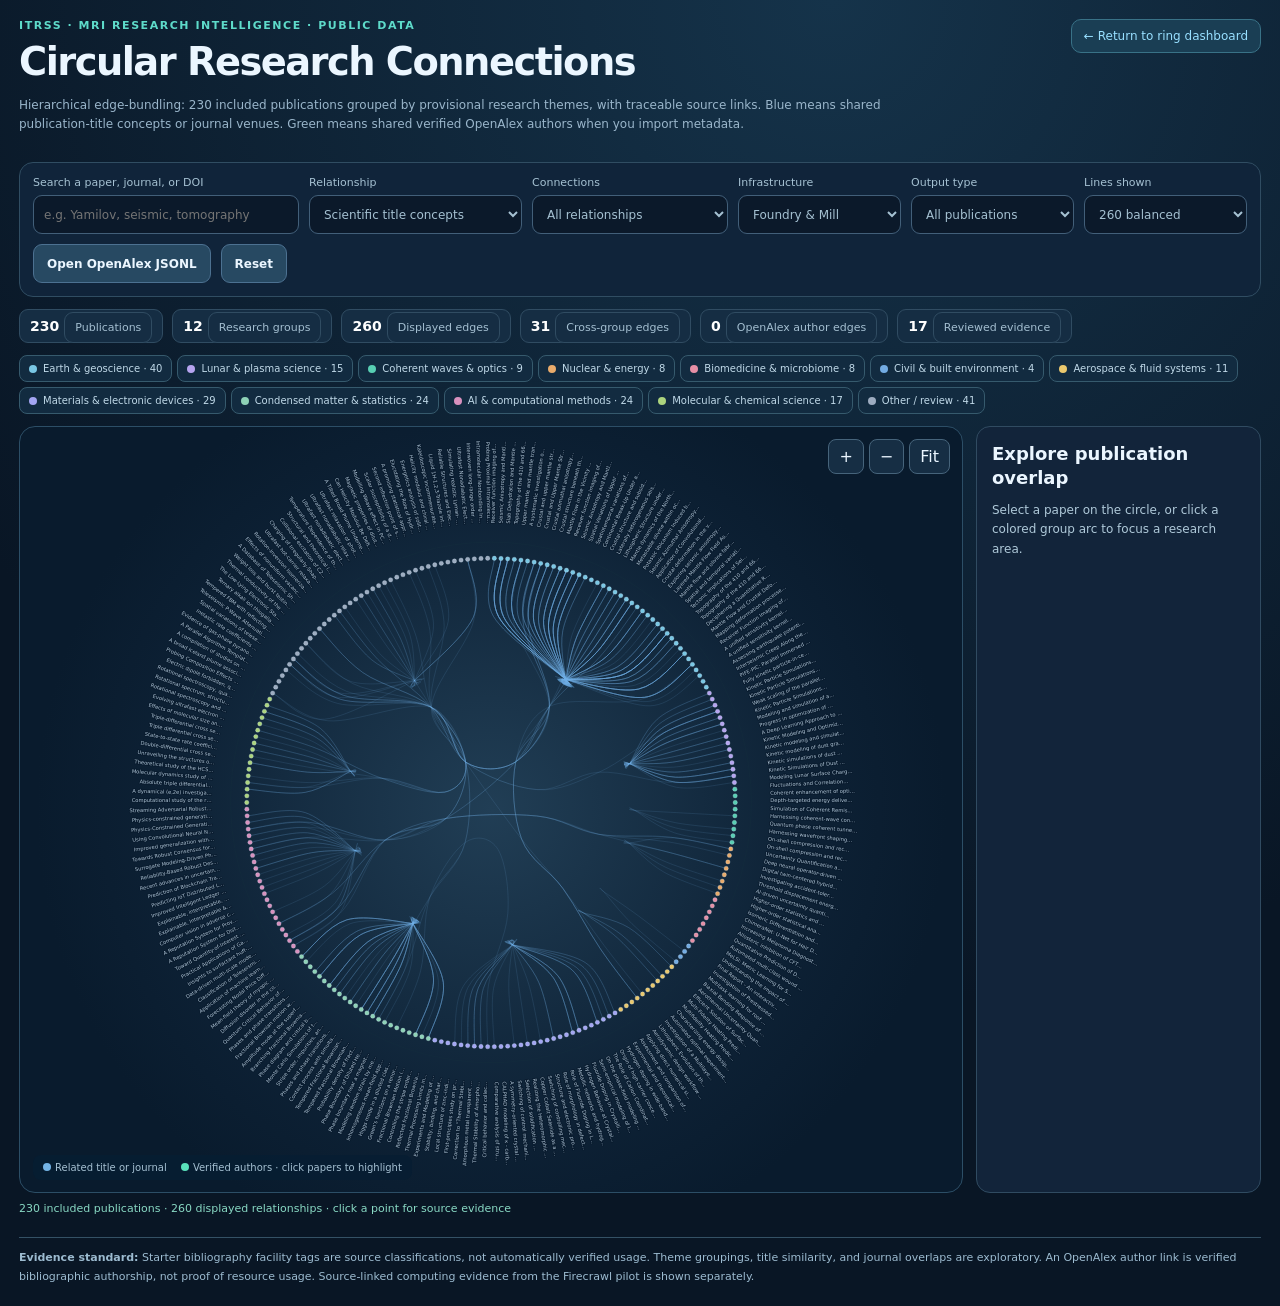
<file: atlas/index.html>
<!doctype html><html lang="en"><head><meta charset="UTF-8"><meta name="viewport" content="width=device-width,initial-scale=1"><title>ITRSS MRI · Circular Research Atlas</title>
<style>
:root{font-family:Inter,system-ui,-apple-system,Segoe UI,sans-serif;color:#ebf6ff;background:#091625}*{box-sizing:border-box}body{margin:0;background:radial-gradient(circle at 65% 0,#15334a,#091625 65%);color:#ebf6ff}button,input,select{font:inherit;color:inherit}button{cursor:pointer}button:focus-visible,select:focus-visible,input:focus-visible,a:focus-visible{outline:2px solid #6ce6d2;outline-offset:2px}a{color:#98dfff}.wrap{max-width:1590px;margin:auto;padding:19px}.hero{display:flex;justify-content:space-between;align-items:start;gap:16px;flex-wrap:wrap;margin-bottom:16px}.eyebrow{font-size:11px;color:#5edbca;letter-spacing:.14em;font-weight:800;text-transform:uppercase}.hero h1{font-size:clamp(24px,3vw,39px);margin:7px 0 5px;letter-spacing:-.04em}.hero p{font-size:12px;color:#9ab6cb;max-width:920px;line-height:1.6}.hero a{display:inline-block;text-decoration:none;background:#1a3e54;border:1px solid #397287;padding:9px 12px;border-radius:10px;font-size:12px}.controls{display:flex;gap:10px;flex-wrap:wrap;align-items:end;border:1px solid #304d62;border-radius:14px;background:#10243a;padding:13px}.controls label{display:grid;gap:6px;font-size:11px;color:#a5c1d2;flex:1 1 130px}.controls label.wide{flex:2 1 200px}.controls input,.controls select{padding:9px 10px;border-radius:9px;background:#0b192a;border:1px solid #425f79;min-height:39px;max-width:100%;font-size:12px}.controls button{padding:10px 13px;min-height:39px;background:#274962;border:1px solid #4c7191;border-radius:9px;font-size:12px;font-weight:700}.controls button:hover{background:#366483}.metrics{display:flex;flex-wrap:wrap;gap:9px;padding:12px 0}.metrics span{border:1px solid #304c62;border-radius:9px;background:#152d43;color:#a4bfd1;font-size:11px;padding:8px 10px}.metrics b{font-size:14px;color:#fff;margin-right:5px}.themes{display:flex;gap:5px;flex-wrap:wrap;margin:0 0 12px}.themes button{border:1px solid #365a6d;border-radius:8px;color:#c0d9e8;background:#122b40;padding:7px 9px;font-size:10px;display:flex;align-items:center;gap:6px}.themes button.active{color:#081b23;background:#6cd7c9;border-color:#7ef6df}.swatch{width:8px;height:8px;border-radius:50%;display:inline-block;background:var(--c)}.stage{display:grid;grid-template-columns:minmax(0,1fr) 285px;gap:13px}.graphic{background:radial-gradient(circle at 50% 50%,#213e55 0,#0d2135 53%,#091b2d 75%);border:1px solid #2c4e66;border-radius:16px;position:relative;overflow:hidden}.graphic svg{width:100%;display:block;max-height:85vh;min-height:620px;touch-action:none;cursor:grab}.graphic svg:active{cursor:grabbing}.zoom{position:absolute;right:12px;top:12px;display:flex;gap:5px}.zoom button{background:#19334acf;border:1px solid #46647b;border-radius:8px;padding:7px 10px}.legend{position:absolute;left:13px;bottom:12px;background:#061d32dc;padding:7px 10px;border-radius:8px;color:#a5c0d2;font-size:10px}.legend .swatch{margin:0 4px 0 11px}.legend .swatch:first-child{margin-left:0}.paper-link{stroke:#74b4e6;stroke-opacity:.17;stroke-width:1.1;fill:none;pointer-events:stroke;transition:stroke-opacity .18s,stroke-width .18s}.paper-link.coauthor{stroke:#59e1bb;stroke-opacity:.24}.paper-link.highlight{stroke-opacity:.94!important;stroke-width:2.6!important}.paper-link.dim{stroke-opacity:.014!important}.leaf{cursor:pointer}.leaf text{fill:#b0c5d6;font-size:7.4px;paint-order:stroke;stroke:#091b2e;stroke-width:2.6;stroke-linejoin:round}.leaf circle{stroke:#daefff;stroke-opacity:.5;stroke-width:.7}.leaf.selected text,.leaf:hover text{fill:#fff;font-weight:800}.leaf.dim{opacity:.24}.group-arc{cursor:pointer;stroke:#142b3d;stroke-width:1}.panel{background:#12243a;border:1px solid #304b61;border-radius:14px;padding:15px;overflow-y:auto;max-height:850px;font-size:12px;line-height:1.65}.panel h2{font-size:18px;margin:0 0 10px;line-height:1.3;overflow-wrap:anywhere}.panel h3{margin:15px 0 7px;font-size:13px}.panel p{color:#afc9d9;font-size:12px;line-height:1.6}.panel a{display:block;margin:9px 0;font-weight:650;overflow-wrap:anywhere}.panel button{background:transparent;border:0;text-align:left;color:#9bdcff;cursor:pointer;font-size:12px;padding:5px 0}.panel ol{padding-left:20px}.badge{display:inline-block;border-radius:7px;border:1px solid #437080;background:#1b4253;padding:4px 7px;font-size:10px;margin:0 4px 6px 0;color:#ccebf1}.note{margin-top:13px;border-top:1px solid #345165;padding-top:11px;color:#9cbbd0;font-size:11px;line-height:1.7}.status{font-size:11px;color:#89d9c4;padding:9px 0;min-height:27px}@media(max-width:1000px){.stage{grid-template-columns:1fr}.panel{max-height:380px}.graphic svg{max-height:none;min-height:490px}}@media(max-width:640px){.wrap{padding:10px}.graphic svg{min-height:380px}.controls label{min-width:115px}.hero h1{font-size:25px}}
</style></head><body><div class="wrap">
<div class="hero"><div><div class="eyebrow">ITRSS · MRI Research Intelligence · Public Data</div><h1>Circular Research Connections</h1><p>Hierarchical edge-bundling: 230 included publications grouped by provisional research themes, with traceable source links. Blue means shared publication-title concepts or journal venues. Green means shared verified OpenAlex authors when you import metadata.</p></div><a href="../">← Return to ring dashboard</a></div>
<div class="controls">
<label class="wide">Search a paper, journal, or DOI<input id="search" type="search" placeholder="e.g. Yamilov, seismic, tomography"></label>
<label>Relationship<select id="relation"><option value="title_terms">Scientific title concepts</option><option value="all">All candidate links</option><option value="venue">Same journal venue</option><option value="author">Verified OpenAlex coauthors</option></select></label>
<label>Connections<select id="scope"><option value="all">All relationships</option><option value="cross">Between research groups</option><option value="within">Within a research group</option></select></label>
<label>Infrastructure<select id="facility"><option value="all">Foundry & Mill</option><option value="Foundry">Foundry</option><option value="Mill">Mill</option><option value="Both">Both facilities</option></select></label>
<label>Output type<select id="kind"><option value="all">All publications</option><option value="Journal article">Journal articles</option></select></label>
<label>Lines shown<select id="max"><option value="120">120 cleanest</option><option value="260" selected>260 balanced</option><option value="500">500</option><option value="1000">All available</option></select></label>
<button id="loadMetadata" type="button" title="Read your WSL metadata_enriched.jsonl file locally">Open OpenAlex JSONL</button><input id="metadataFile" type="file" accept=".jsonl,.json,text/plain" hidden><button id="reset" type="button">Reset</button>
</div>
<div class="metrics" id="metrics"></div><div class="themes" id="themes" aria-label="Filter by research group"></div>
<div class="stage"><div class="graphic"><svg id="svg" viewBox="0 0 1240 1090" role="img" aria-label="Interactive circular hierarchy of publication research relationships"><g id="plot"></g></svg><div class="zoom"><button id="plus" type="button">+</button><button id="minus" type="button">−</button><button id="fit" type="button">Fit</button></div><div class="legend"><span class="swatch" style="background:#74b4e6"></span>Related title or journal <span class="swatch" style="background:#59e1bb"></span>Verified authors · click papers to highlight</div></div><aside class="panel" id="details"><h2>Choose a publication</h2><p>Click a point around the circle to view the source publication, its connected papers, and computing-evidence review.</p></aside></div>
<div id="status" class="status">Loading publication relationships…</div>
<div class="note"><strong>Evidence standard:</strong> Starter bibliography facility tags are source classifications, not automatically verified usage. Theme groupings, title similarity, and journal overlaps are exploratory. An OpenAlex author link is verified bibliographic authorship, not proof of resource usage. Source-linked computing evidence from the Firecrawl pilot is shown separately.</div>
</div>
<script>
'use strict';
(()=>{
 const $=id=>document.getElementById(id),NS='http://www.w3.org/2000/svg',CX=620,CY=535,R=348;
 const palette=['#79c7e4','#b6a4ef','#58cfb3','#e9ab6b','#e68fa6','#73abe2','#eac86d','#a3a5f2','#8ed2b6','#d891be','#acd47e','#9dacc0'];
 let data=null,evidence=null,authored=new Map(),extraEdges=[],focus='',selected=null,works=[],edges=[],view={s:1,x:0,y:0},graphMap=new Map();
 const make=(tag,props={},txt)=>{let x=document.createElementNS(NS,tag);for(let k in props)x.setAttribute(k,String(props[k]));if(txt!==undefined)x.textContent=txt;return x};
 const element=(tag,txt,where)=>{const x=document.createElement(tag);if(txt!=null)x.textContent=txt;where.append(x);return x};
 const norm=s=>String(s||'').toLowerCase().trim().replace(/^https?:\/\/(?:dx\.)?doi\.org\//,'');
 const themeIndex=t=>Math.max(0,data.themes.indexOf(t));
 const xy=(r,a)=>[CX+r*Math.cos(a),CY+r*Math.sin(a)];
 const arc=(r,a,b)=>{const p=xy(r,a),q=xy(r,b);return 'M'+p.join(' ')+' A'+r+' '+r+' 0 '+(b-a>Math.PI?1:0)+' 1 '+q.join(' ')};
 function smooth(p){
  let s='M'+p[0].join(' ');for(let i=0;i<p.length-1;i++){let a=p[Math.max(0,i-1)],b=p[i],c=p[i+1],d=p[Math.min(p.length-1,i+2)];
   let x=b[0]+(c[0]-a[0])*.17,y=b[1]+(c[1]-a[1])*.17,u=c[0]-(d[0]-b[0])*.17,v=c[1]-(d[1]-b[1])*.17;
   s+=' C'+x+' '+y+','+u+' '+v+','+c.join(' ');
  }return s;
 }
 function metrics(items){
  const d=$('metrics');d.replaceChildren();
  [['Publications',works.length],['Research groups',new Set(works.map(w=>w.theme)).size],['Displayed edges',items.length],['Cross-group edges',items.filter(e=>graphMap.get(e.s)?.theme!==graphMap.get(e.t)?.theme).length],['OpenAlex author edges',items.filter(e=>e.types.includes('author')).length],['Reviewed evidence',works.filter(w=>findEvidence(w)).length]].forEach(([a,b])=>{const x=element('span',null,d);element('b',b,x);element('span',a,x)});
 }
 function findEvidence(w){
  if(!evidence)return null;
  const s=evidence.articles?.find(x=>norm(x.doi)===norm(w.doi)&&w.doi);
  return s||evidence.datasets?.find(x=>String(w.url||'').toLowerCase().includes(x.match))||null;
 }
 function paperDetails(w){
  selected=w?.id??null;const d=$('details');d.replaceChildren();
  if(!w){element('h2','Explore publication overlap',d);element('p','Select a paper on the circle, or click a colored group arc to focus a research area.',d);return}
  element('h2',w.title,d);
  for(const label of [w.theme,w.year+' · '+w.resource,w.venue||'Venue not listed']){const b=element('span',label,d);b.className='badge'}
  element('p','DOI: '+(w.doi||'not listed'),d);
  if(authored.has(w.id))element('p','Full author identifiers: '+authored.get(w.id).names.join('; '),d);
  else element('p','Complete authorship not yet supplied in this public Atlas. Load OpenAlex JSONL to add verified coauthor edges.',d);
  if(w.url){const a=element('a','Open publication / research record',d);a.href=w.url;a.target='_blank';a.rel='noopener noreferrer'}
  const ev=findEvidence(w);
  if(ev){element('h3','Computing contribution evidence',d);const b=element('span',ev.status.replaceAll('_',' '),d);b.className='badge';
   if(ev.facility)element('p','Evidence-supported attribution: '+ev.facility,d);
   element('p',ev.note,d);if(ev.url){const a=element('a','Open supporting evidence',d);a.href=ev.url;a.target='_blank';a.rel='noopener noreferrer'}
  }else element('p','Computing use has not been independently checked in the current evidence pilot.',d);
  const linked=edges.filter(e=>e.s===w.id||e.t===w.id).slice(0,18);element('h3','Related works ('+linked.length+')',d);
  const list=element('ol',null,d);for(const e of linked){const other=graphMap.get(e.s===w.id?e.t:e.s);if(!other)continue;const li=element('li',null,list),b=element('button',other.title,li);b.onclick=()=>{paperDetails(other);highlight()}}
  highlight();
 }
 function highlight(){for(const p of $('plot').querySelectorAll('.paper-link')){let active=p.dataset.s===String(selected)||p.dataset.t===String(selected);p.classList.toggle('highlight',!!selected&&active);p.classList.toggle('dim',!!selected&&!active)}
 const near=new Set([selected]);edges.forEach(e=>{if(e.s===selected)near.add(e.t);if(e.t===selected)near.add(e.s)});
 for(const n of $('plot').querySelectorAll('.leaf')){const id=Number(n.dataset.id);n.classList.toggle('selected',id===selected);n.classList.toggle('dim',!!selected&&!near.has(id))}}
 function layout(){
  const subset=data.works.filter(w=>(!focus||w.theme===focus)&&($('facility').value==='all'||(function(){const fac=$('facility').value;return fac==='Both'?w.resource==='Foundry + Mill':fac==='Foundry'?w.resource.includes('Foundry'):w.resource.includes('Mill')})())&&($('kind').value==='all'||w.type==='Journal article')&&(!$('search').value||[w.title,w.venue,w.doi,w.resource].some(v=>String(v||'').toLowerCase().includes($('search').value.toLowerCase()))));
  works=subset.sort((a,b)=>themeIndex(a.theme)-themeIndex(b.theme)||a.year-b.year||a.title.localeCompare(b.title));
  graphMap=new Map(works.map(w=>[w.id,w]));const n=works.length;
  const chosen=new Map(),hubs=new Map();let at=0;for(const name of data.themes){const g=works.filter(w=>w.theme===name);if(!g.length)continue;const a=-Math.PI/2+at/n*2*Math.PI,b=-Math.PI/2+(at+g.length)/n*2*Math.PI;hubs.set(name,{a,b,mid:(a+b)/2,count:g.length});g.forEach((w,i)=>chosen.set(w.id,-Math.PI/2+(at+i+.5)/n*2*Math.PI));at+=g.length}
  const opts=$('relation').value,scope=$('scope').value;
  let candidates=[...data.links,...extraEdges].filter(e=>graphMap.has(e.s)&&graphMap.has(e.t)&&((opts==='all')||(opts==='author'&&e.types.includes('author'))||(opts!=='author'&&e.types.includes(opts)))&&(scope==='all'||(scope==='cross'&&graphMap.get(e.s).theme!==graphMap.get(e.t).theme)||(scope==='within'&&graphMap.get(e.s).theme===graphMap.get(e.t).theme)));
  candidates.sort((a,b)=>b.score-a.score);edges=candidates.slice(0,Number($('max').value)||260);
  const root=$('plot');root.replaceChildren();
  const bg=make('g');root.append(bg);for(const name of data.themes){const t=hubs.get(name);if(!t)continue;const c=palette[themeIndex(name)%palette.length],p=make('path',{d:arc(371,t.a+.003,t.b-.003),'stroke':c,'stroke-width':15,'stroke-linecap':'round',fill:'none',class:'group-arc'});p.append(make('title',{},name+' · '+t.count));p.onclick=()=>{focus=focus===name?'':name;selected=null;layout()};bg.append(p)}
  const lines=make('g');root.append(lines);
  for(const e of edges){const a=graphMap.get(e.s),b=graphMap.get(e.t),an=chosen.get(e.s),bn=chosen.get(e.t),x=hubs.get(a.theme),y=hubs.get(b.theme),cross=a.theme!==b.theme;
   const points=cross?[xy(R,an),xy(260,an),xy(160,x.mid),xy(68,x.mid),xy(68,y.mid),xy(160,y.mid),xy(260,bn),xy(R,bn)]:[xy(R,an),xy(265,an),xy(205,x.mid),xy(205,y.mid),xy(265,bn),xy(R,bn)];
   const p=make('path',{d:smooth(points),class:'paper-link'+(e.types.includes('author')?' coauthor':''),'data-s':e.s,'data-t':e.t});
   p.append(make('title',{},e.types.includes('author')?'Shared author identity':e.types.includes('title_terms')?'Shared distinctive title terms':'Same journal venue'));lines.append(p);
  }
  const dots=make('g');root.append(dots);for(const w of works){const a=chosen.get(w.id),p=xy(R,a),q=xy(398,a),c=palette[themeIndex(w.theme)%palette.length],r=Math.cos(a)>=0,deg=a*180/Math.PI;
   const g=make('g',{class:'leaf','data-id':w.id});g.append(make('circle',{cx:p[0],cy:p[1],r:3.1,fill:c}));
   const tx=make('text',{x:q[0],y:q[1],transform:'rotate('+(r?deg:deg+180)+' '+q[0]+' '+q[1]+')','text-anchor':r?'start':'end'},w.title.length>30?w.title.slice(0,28)+'…':w.title);g.append(tx);g.append(make('title',{},w.title));
   g.onclick=()=>paperDetails(w);dots.append(g);
  }
  const groups=$('themes');groups.replaceChildren();
  for(const name of data.themes){const info=hubs.get(name);if(!info)continue;const b=element('button',null,groups);b.className=focus===name?'active':'';b.style.setProperty('--c',palette[themeIndex(name)%palette.length]);element('i',null,b).className='swatch';element('span',name+' · '+info.count,b);b.onclick=()=>{focus=focus===name?'':name;selected=null;layout()}}
  if(selected&&!graphMap.has(selected))selected=null;if(selected)highlight();else paperDetails(null);metrics(edges);$('status').textContent=works.length+' included publications · '+edges.length+' displayed relationships · click a point for source evidence';transform();
 }
 function transform(){$('plot').setAttribute('transform','translate('+(CX+view.x)+' '+(CY+view.y)+') scale('+view.s+') translate('+(-CX)+' '+(-CY)+')')}
 for(const id of ['search','relation','scope','facility','kind','max'])$(id).addEventListener(id==='search'?'input':'change',()=>{selected=null;layout()});
 $('reset').onclick=()=>{focus='';selected=null;view={s:1,x:0,y:0};$('search').value='';for(const id of ['scope','facility','kind'])$(id).value='all';$('relation').value='title_terms';$('max').value='260';layout()};
 $('plus').onclick=()=>{view.s=Math.min(3,view.s*1.2);transform()};$('minus').onclick=()=>{view.s=Math.max(.6,view.s/1.2);transform()};$('fit').onclick=()=>{view={s:1,x:0,y:0};transform()};
 let drag=null;const svg=$('svg');
 svg.addEventListener('pointerdown',e=>{if(e.target.closest('.leaf,.group-arc'))return;drag={x:e.clientX,y:e.clientY,pX:view.x,pY:view.y};svg.setPointerCapture(e.pointerId)});
 svg.addEventListener('pointermove',e=>{if(!drag)return;const b=svg.getBoundingClientRect();view.x=drag.pX+(e.clientX-drag.x)*1240/b.width;view.y=drag.pY+(e.clientY-drag.y)*1090/b.height;transform()});
 svg.addEventListener('pointerup',()=>drag=null);svg.addEventListener('pointercancel',()=>drag=null);
 svg.addEventListener('wheel',e=>{e.preventDefault();view.s=Math.max(.6,Math.min(3,view.s*(e.deltaY<0?1.10:.9)));transform()},{passive:false});
 $('loadMetadata').onclick=()=>$('metadataFile').click();
 $('metadataFile').onchange=async e=>{const f=e.target.files?.[0];if(!f)return;if(f.size>25*1024*1024){$('status').textContent='JSONL exceeds 25 MB.';return}
  try{
   const docs=(await f.text()).split(/\r?\n/).filter(Boolean).map(JSON.parse);
   authored=new Map();const byDoi=new Map(data.works.filter(w=>w.doi).map(w=>[norm(w.doi),w.id]));
   for(const m of docs){const id=byDoi.get(norm(m.doi));if(id!==undefined&&Array.isArray(m.authors)){const ids=m.authors.map(a=>a.openalex_id).filter(Boolean);if(ids.length)authored.set(id,{ids,names:m.authors.map(a=>a.name).filter(Boolean)})}}
   extraEdges=[];const aw=[...authored.entries()];for(let i=0;i<aw.length;i++)for(let j=i+1;j<aw.length;j++){
    const shared=aw[i][1].ids.filter(id=>aw[j][1].ids.includes(id));if(shared.length)extraEdges.push({s:aw[i][0],t:aw[j][0],types:['author'],score:300+shared.length*10});
   }
   $('relation').value='all';selected=null;layout();$('status').textContent='Loaded '+docs.length+' OpenAlex records locally · '+extraEdges.length+' author connections · not uploaded';
  }catch(err){$('status').textContent='Unable to parse JSONL: '+err.message}
 };
 Promise.all([fetch('../data/publication_atlas_public.json',{cache:'no-store'}).then(r=>{if(!r.ok)throw Error('Research atlas HTTP '+r.status);return r.json()}),
 fetch('../data/mri_evidence_pilot.json').then(r=>r.ok?r.json():null)]).then(([d,e])=>{data=d;evidence=e;if(!Array.isArray(data.works)||!Array.isArray(data.links))throw Error('Unexpected Atlas data');layout()}).catch(err=>{$('status').textContent='Could not load public research data: '+err.message});
})();
</script></body></html>
</file>
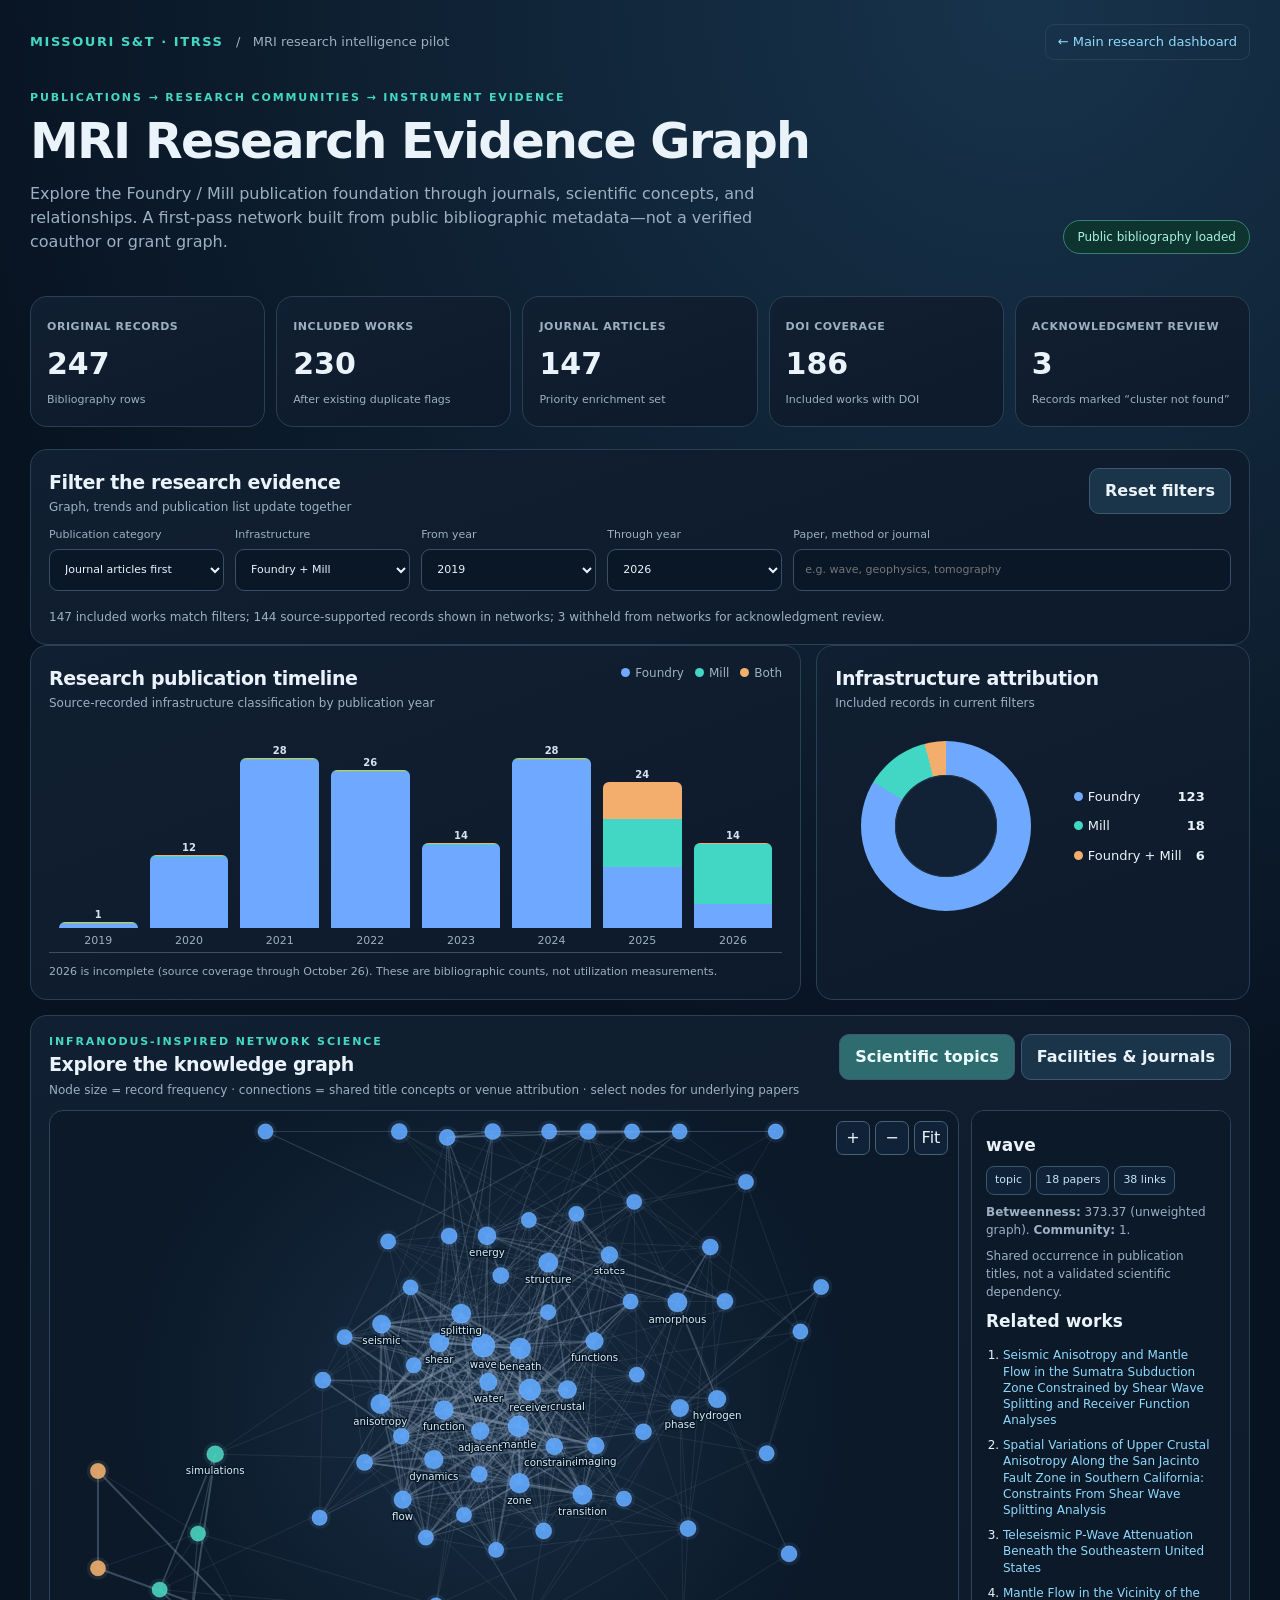
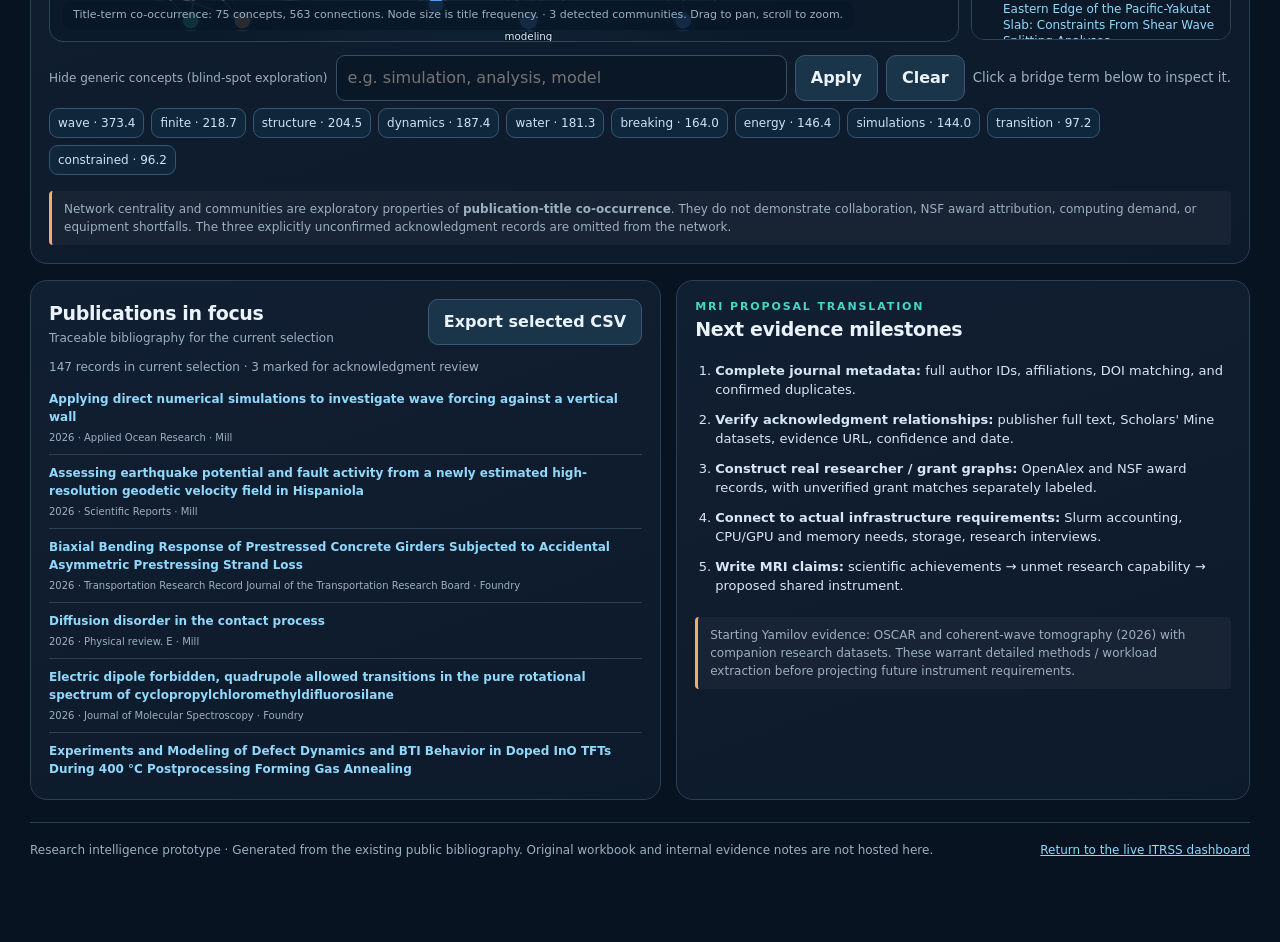
<file: mri/index.html>
<!doctype html>
<html lang="en"><head><meta charset="utf-8"><meta name="viewport" content="width=device-width,initial-scale=1">
<title>MRI Research Evidence Graph · ITRSS</title>
<style>
:root{color-scheme:dark;--bg:#081321;--card:#111f32;--card2:#14263b;--line:#2a4055;--text:#eaf3fa;--muted:#9cb0c2;--teal:#44d8c4;--blue:#77a9ff;--orange:#f4ad65;--rose:#f08ca6}
*{box-sizing:border-box}body{margin:0;background:radial-gradient(circle at 80% 0,#17334b 0,transparent 40%),var(--bg);color:var(--text);font-family:Inter,ui-sans-serif,system-ui,-apple-system,Segoe UI,sans-serif;line-height:1.5}
a{color:#8fd9fc}button,select,input{font:inherit}button,select,input{color:var(--text)}button{cursor:pointer}button:focus-visible,a:focus-visible,input:focus-visible,select:focus-visible{outline:3px solid var(--teal);outline-offset:2px}
.wrap{max-width:1470px;margin:auto;padding:24px 30px 65px}
.top{display:flex;align-items:center;justify-content:space-between;gap:12px;flex-wrap:wrap;color:var(--muted);font-size:13px}
.top strong{color:var(--teal);letter-spacing:.12em}.top a{text-decoration:none;border:1px solid var(--line);padding:7px 12px;border-radius:9px}
.hero{padding:30px 0 20px;display:flex;align-items:end;justify-content:space-between;gap:22px;flex-wrap:wrap}
.eyebrow{font-size:11px;color:var(--teal);font-weight:800;letter-spacing:.17em;text-transform:uppercase}h1{font-size:clamp(28px,4vw,49px);line-height:1.15;letter-spacing:-.035em;margin:8px 0 12px}h2{margin:0;font-size:19px;letter-spacing:-.02em}h3{margin:8px 0;font-size:15px}
.hero p{color:var(--muted);margin:0;max-width:760px}.status{border:1px solid #377f76;color:#a8f4de;background:#0e342f;border-radius:22px;padding:7px 13px;font-size:12px}
.kpis{display:grid;grid-template-columns:repeat(5,minmax(0,1fr));gap:11px;margin:22px 0}
.kpi,.card{border:1px solid var(--line);background:linear-gradient(160deg,var(--card),#0d1a2b);border-radius:17px}
.kpi{padding:16px}.kpi small{font-size:11px;color:var(--muted);font-weight:700;text-transform:uppercase;letter-spacing:.05em}.kpi b{display:block;font-size:30px;line-height:1.25;margin:8px 0 3px;font-variant-numeric:tabular-nums}.kpi span{font-size:11px;color:var(--muted)}
.card{padding:18px}.muted{color:var(--muted)}.filters{display:flex;gap:11px;align-items:end;flex-wrap:wrap;margin:0 0 17px}.filters label{color:var(--muted);font-size:11px;display:grid;gap:5px;min-width:130px;flex:1}.filters label.search{flex:2.5;min-width:195px}
select,input{background:#0a1727;border:1px solid #36506a;border-radius:9px;padding:10px 11px;max-width:100%;min-height:42px}
.actions{display:flex;align-items:center;gap:7px;flex-wrap:wrap}.btn{background:#1a344a;border:1px solid #3b5975;border-radius:10px;padding:10px 15px;font-weight:650}.btn.primary{background:var(--teal);color:#071b23;border-color:var(--teal)}.btn.active{background:#2e6c70;color:#ecfffd}
.overview{display:grid;grid-template-columns:1.6fr .9fr;gap:15px;margin-bottom:15px}
.card-head{display:flex;justify-content:space-between;align-items:start;gap:8px;flex-wrap:wrap;margin-bottom:9px}.card-head p{font-size:12px;color:var(--muted);margin:2px 0}.legend{display:flex;flex-wrap:wrap;gap:11px;font-size:12px;color:var(--muted)}
.dot{width:9px;height:9px;border-radius:50%;display:inline-block;margin-right:5px}
.timeline{height:230px;display:flex;align-items:end;gap:12px;padding:20px 10px 3px;border-bottom:1px solid #3a5062}
.year{flex:1;text-align:center;min-width:0;height:100%;display:flex;flex-direction:column;justify-content:end}
.bar{width:100%;display:flex;flex-direction:column-reverse;justify-content:end;border-radius:6px 6px 0 0;overflow:hidden;min-height:2px}
.seg{width:100%;min-height:1px}.year small{display:block;margin:5px 0 0;font-size:11px;color:var(--muted)}.year strong{font-size:10px;color:#d6e2ed;font-weight:650}
.mixrow{display:flex;align-items:center;justify-content:space-evenly;gap:16px;min-height:205px}.donut{height:170px;width:170px;border-radius:50%;position:relative;flex:0 0 170px}.donut:after{content:"";position:absolute;inset:34px;background:#112136;border-radius:50%;box-shadow:inset 0 0 0 1px #25374b}.mixlist{font-size:13px;display:grid;gap:10px;min-width:130px}.mixlist b{float:right;margin-left:14px}
.graphbar{display:flex;gap:8px;flex-wrap:wrap;align-items:end;justify-content:space-between}.graphbar .toggle{display:flex;gap:6px;flex-wrap:wrap}
.grapharea{display:grid;grid-template-columns:minmax(0,1fr) 260px;gap:12px}
.network{min-height:530px;border:1px solid #2d455b;border-radius:14px;background:radial-gradient(circle at 48% 55%,#182d43,#0b1929 65%);position:relative;overflow:hidden}
svg#network{display:block;width:100%;height:530px;touch-action:none;cursor:grab}
svg#network:active{cursor:grabbing}.graph-tools{position:absolute;right:10px;top:10px;display:flex;gap:5px}
.graph-tools button{border:1px solid #456077;background:#102238;border-radius:7px;width:34px;height:34px}
.graph-annotation{position:absolute;bottom:11px;left:13px;background:#071727d9;padding:6px 10px;border-radius:9px;max-width:90%;font-size:11px;color:var(--muted)}
.details{border:1px solid #2d455b;background:#0b1929;border-radius:13px;padding:14px;min-width:0;max-height:530px;overflow:auto;font-size:12px}.details h3{font-size:17px;word-break:break-word}
.details p{margin:8px 0;color:var(--muted)}.details .chips{display:flex;flex-wrap:wrap;gap:5px;margin:8px 0}.chip{border:1px solid #38576d;border-radius:8px;padding:5px 8px;font-size:11px;color:#c4e2f5;background:#102238}
.details a{display:block;margin:8px 0;text-decoration:none;line-height:1.35}.details ol{padding-left:17px}
.topic-tools{display:flex;flex-wrap:wrap;gap:8px;align-items:center;margin:13px 0 7px}.topic-tools input{min-width:230px;flex:1}.topic-tools small{color:var(--muted)}
.bridges{display:flex;flex-wrap:wrap;gap:7px;margin:7px 0 15px}.bridge{padding:5px 8px;border:1px solid #365773;background:#10263b;color:#cce5f5;border-radius:9px;font-size:12px}
.below{display:grid;grid-template-columns:1.1fr 1fr;gap:15px;margin-top:16px}.paperlist{list-style:none;padding:0;margin:0;max-height:400px;overflow:auto}.paperlist li{padding:9px 0;border-bottom:1px solid #2b4054;font-size:12px}.paperlist a{font-weight:650;text-decoration:none}.paperlist small{display:block;color:var(--muted);padding-top:4px}
.steps{margin:12px 0 0;padding-left:20px;color:#d7e7f3;font-size:13px}.steps li{padding:5px 0}.note{font-size:12px;color:var(--muted);border-left:3px solid var(--orange);padding:9px 12px;margin-top:16px;background:#182333;border-radius:4px}
footer{margin-top:22px;padding:18px 0;border-top:1px solid #29425a;color:var(--muted);font-size:12px;display:flex;justify-content:space-between;gap:16px;flex-wrap:wrap}
@media(max-width:1000px){.kpis{grid-template-columns:repeat(3,1fr)}.overview,.below{grid-template-columns:1fr}.grapharea{grid-template-columns:1fr}.details{max-height:250px}.mixrow{justify-content:center}}
@media(max-width:600px){.wrap{padding:16px}.kpis{grid-template-columns:repeat(2,1fr)}.kpi b{font-size:25px}.overview{gap:10px}.mixrow{flex-wrap:wrap}.graphbar .toggle{width:100%}.network,svg#network{min-height:410px;height:410px}}
</style></head>
<body><div class="wrap">
<div class="top"><div><strong>MISSOURI S&T · ITRSS</strong> &nbsp; / &nbsp; MRI research intelligence pilot</div><a href="../">← Main research dashboard</a></div>
<header class="hero"><div><div class="eyebrow">Publications → research communities → instrument evidence</div><h1>MRI Research Evidence Graph</h1><p>Explore the Foundry / Mill publication foundation through journals, scientific concepts, and relationships. A first-pass network built from public bibliographic metadata—not a verified coauthor or grant graph.</p></div><span class="status" id="loadStatus">Loading public records…</span></header>
<section class="kpis" aria-label="Source metrics">
 <div class="kpi"><small>Original records</small><b id="kSource">—</b><span>Bibliography rows</span></div>
 <div class="kpi"><small>Included works</small><b id="kUnique">—</b><span>After existing duplicate flags</span></div>
 <div class="kpi"><small>Journal articles</small><b id="kJournal">—</b><span>Priority enrichment set</span></div>
 <div class="kpi"><small>DOI coverage</small><b id="kDoi">—</b><span>Included works with DOI</span></div>
 <div class="kpi"><small>Acknowledgment review</small><b id="kReview">3</b><span>Records marked “cluster not found”</span></div>
</section>
<div class="card"><div class="card-head"><div><h2>Filter the research evidence</h2><p>Graph, trends and publication list update together</p></div><button class="btn" id="reset">Reset filters</button></div>
 <div class="filters">
  <label>Publication category<select id="kind"><option value="journal">Journal articles first</option><option value="all">All output types</option></select></label>
  <label>Infrastructure<select id="resource"><option value="all">Foundry + Mill</option><option value="Foundry">Foundry</option><option value="Mill">Mill</option><option value="Foundry + Mill">Both (recorded)</option></select></label>
  <label>From year<select id="from"></select></label><label>Through year<select id="to"></select></label>
  <label class="search">Paper, method or journal<input id="search" type="search" placeholder="e.g. wave, geophysics, tomography"></label>
 </div>
 <div style="font-size:12px;color:var(--muted)" id="filterSummary">Preparing filtered research data…</div>
</div>
<section class="overview">
 <div class="card"><div class="card-head"><div><h2>Research publication timeline</h2><p>Source-recorded infrastructure classification by publication year</p></div><div class="legend"><span><i class="dot" style="background:#6fa9ff"></i>Foundry</span><span><i class="dot" style="background:#42d7c4"></i>Mill</span><span><i class="dot" style="background:#f3ae6e"></i>Both</span></div></div><div id="timeline" class="timeline"></div><p class="muted" style="font-size:11px;margin-bottom:0">2026 is incomplete (source coverage through October 26). These are bibliographic counts, not utilization measurements.</p></div>
 <div class="card"><div class="card-head"><div><h2>Infrastructure attribution</h2><p>Included records in current filters</p></div></div><div class="mixrow"><div id="donut" class="donut" role="img" aria-label="Publication resource distribution"></div><div id="mixList" class="mixlist"></div></div></div>
</section>
<section class="card" id="networkSection"><div class="card-head"><div><div class="eyebrow">InfraNodus-inspired network science</div><h2>Explore the knowledge graph</h2><p>Node size = record frequency · connections = shared title concepts or venue attribution · select nodes for underlying papers</p></div><div class="graphbar"><div class="toggle"><button class="btn active" data-view="topic" id="topicBtn">Scientific topics</button><button class="btn" data-view="venue" id="venueBtn">Facilities & journals</button></div></div></div>
<div class="grapharea"><div class="network"><svg id="network" viewBox="0 0 1000 620" role="img" aria-label="Interactive research topic and venue graph"><g id="scene"></g></svg><div class="graph-tools"><button id="zoomIn" title="Zoom in">+</button><button id="zoomOut" title="Zoom out">−</button><button id="fit" title="Fit graph">Fit</button></div><div class="graph-annotation" id="graphCaption">Title-term co-occurrence · not semantic embeddings</div></div><aside id="details" class="details"><h3>Explore connections</h3><p>Click a node to inspect associated publications, frequency, and graph relationships.</p></aside></div>
<div class="topic-tools"><label for="removeTerms" style="font-size:12px;color:var(--muted)">Hide generic concepts (blind-spot exploration)</label><input id="removeTerms" placeholder="e.g. simulation, analysis, model"><button class="btn" id="applyTerms">Apply</button><button class="btn" id="clearTerms">Clear</button><small>Click a bridge term below to inspect it.</small></div><div class="bridges" id="bridges"></div>
<div class="note">Network centrality and communities are exploratory properties of <strong>publication-title co-occurrence</strong>. They do not demonstrate collaboration, NSF award attribution, computing demand, or equipment shortfalls. The three explicitly unconfirmed acknowledgment records are omitted from the network.</div>
</section>
<section class="below">
 <div class="card"><div class="card-head"><div><h2>Publications in focus</h2><p>Traceable bibliography for the current selection</p></div><button class="btn" id="export">Export selected CSV</button></div><div id="paperCount" class="muted" style="font-size:12px;margin-bottom:5px"></div><ul id="papers" class="paperlist"></ul></div>
 <div class="card" id="nextSteps"><div class="eyebrow">MRI proposal translation</div><h2>Next evidence milestones</h2>
 <ol class="steps"><li><strong>Complete journal metadata:</strong> full author IDs, affiliations, DOI matching, and confirmed duplicates.</li><li><strong>Verify acknowledgment relationships:</strong> publisher full text, Scholars' Mine datasets, evidence URL, confidence and date.</li><li><strong>Construct real researcher / grant graphs:</strong> OpenAlex and NSF award records, with unverified grant matches separately labeled.</li><li><strong>Connect to actual infrastructure requirements:</strong> Slurm accounting, CPU/GPU and memory needs, storage, research interviews.</li><li><strong>Write MRI claims:</strong> scientific achievements → unmet research capability → proposed shared instrument.</li></ol>
 <div class="note">Starting Yamilov evidence: OSCAR and coherent-wave tomography (2026) with companion research datasets. These warrant detailed methods / workload extraction before projecting future instrument requirements.</div>
 </div>
</section>
<footer><span>Research intelligence prototype · Generated from the existing public bibliography. Original workbook and internal evidence notes are not hosted here.</span><a href="../">Return to the live ITRSS dashboard</a></footer>
</div>
<script>
'use strict';
(function(){
const $=id=>document.getElementById(id);
const palette=['#5fa7fd','#49d2be','#efad6b','#ad8cf0','#fa879c','#81d7fa','#98d178','#e3c96d','#c69eea','#69b6ad'];
const facilityColors={'Foundry':'#6fa9ff','Mill':'#42d7c4','Foundry + Mill':'#f3ae6e'};
const badDois=new Set(['10.1073/pnas.2007897117','10.1063/1.5144219','10.1021/acs.chemmater.0c01672']);
const stop=new Set(('about above after again against almost among another around because been before being below between both could different during each either enough every first from further given have into itself just less like made make many more most much must neither next only other over same should since some such than that their them there these those through thus toward towards under until upon using used uses where which while with within without would years year study studies results approach approaches effect effects based paper papers novel improved new investigation analysis').split(' '));
let all=[],current=[],selected=null,view='topic',nodes=[],edges=[],pan={x:0,y:0,s:1};
const esc=s=>String(s==null?'':s).replace(/[&<>"']/g,c=>({'&':'&amp;','<':'&lt;','>':'&gt;','"':'&quot;',"'":'&#39;'}[c]));
const val=(r,k)=>String(r[k]||'').trim();
const doi=r=>val(r,'DOI').replace(/^https?:\/\/(?:dx\.)?doi\.org\//i,'').toLowerCase();
const isDuplicate=r=>{const d=val(r,'Counted as duplicate').toLowerCase();return d!==''&&!['no','false','0'].includes(d)};
const acknowledged=r=>!badDois.has(doi(r));
const year=r=>parseInt(val(r,'Year'),10)||0;
const resource=r=>val(r,'Cluster acknowledged')||'Unspecified';
const title=r=>val(r,'Title');
const link=r=>{const l=val(r,'DOI / record link');return /^https:\/\//.test(l)?l:(doi(r)?'https://doi.org/'+encodeURIComponent(doi(r)):'')};
const fmt=n=>Number(n||0).toLocaleString('en-US');
const domain=r=>val(r,'Type')||'Other';
function tone(r){return facilityColors[resource(r)]||'#8699a7'}
function filtered(){const k=$('kind').value,fac=$('resource').value,from=Number($('from').value),to=Number($('to').value),q=$('search').value.trim().toLowerCase();return all.filter(r=>(k!=='journal'||domain(r).toLowerCase()==='journal article')&&(fac==='all'||resource(r)===fac)&&year(r)>=from&&year(r)<=to&&(!q||[title(r),val(r,'Authors'),val(r,'Venue'),doi(r)].some(x=>x.toLowerCase().includes(q))));}
function metric(){const bib=all.length;const journal=all.filter(r=>domain(r).toLowerCase()==='journal article').length;const d=all.filter(r=>doi(r)).length;
 $('kUnique').textContent=fmt(bib);$('kJournal').textContent=fmt(journal);$('kDoi').textContent=fmt(d);$('kReview').textContent=fmt(all.filter(r=>!acknowledged(r)).length);
}
function totals(a){const out={'Foundry':0,'Mill':0,'Foundry + Mill':0};a.forEach(r=>{if(out[resource(r)]!==undefined)out[resource(r)]++});return out}
function drawTrend(){const yy=Array.from({length:8},(_,i)=>2019+i),group={};yy.forEach(y=>group[y]=totals(current.filter(r=>year(r)===y)));const max=Math.max(1,...yy.map(y=>Object.values(group[y]).reduce((a,b)=>a+b,0)));
 $('timeline').innerHTML=yy.map(y=>{const n=Object.values(group[y]).reduce((a,b)=>a+b,0);return '<div class="year" title="'+y+': '+n+' records"><strong>'+n+'</strong><div class="bar" style="height:'+(n/max*170)+'px">'+['Foundry','Mill','Foundry + Mill'].map(k=>'<div class="seg" style="height:'+(n?group[y][k]/n*100:0)+'%;background:'+facilityColors[k]+'"></div>').join('')+'</div><small>'+y+'</small></div>'}).join('');
}
function drawMix(){const v=totals(current),t=current.length||1;let offset=0;const parts=Object.keys(v).map(k=>{const start=offset;offset+=v[k]/t*100;return facilityColors[k]+' '+start+'% '+offset+'%'});$('donut').style.background='conic-gradient('+parts.join(',')+')';$('mixList').innerHTML=Object.keys(v).map(k=>'<div><i class="dot" style="background:'+facilityColors[k]+'"></i>'+k+' <b>'+fmt(v[k])+'</b></div>').join('');$('donut').setAttribute('aria-label',Object.keys(v).map(k=>k+': '+v[k]).join(', '));}
function drawPapers(){const r=[...current].sort((a,b)=>year(b)-year(a)||title(a).localeCompare(title(b)));$('paperCount').textContent=fmt(r.length)+' records in current selection · '+fmt(r.filter(p=>!acknowledged(p)).length)+' marked for acknowledgment review';$('papers').innerHTML=r.slice(0,70).map(p=>'<li>'+ (link(p)?'<a href="'+esc(link(p))+'" target="_blank" rel="noopener noreferrer">'+esc(title(p))+'</a>':'<strong>'+esc(title(p))+'</strong>')+'<small>'+esc(year(p)+' · '+val(p,'Venue')+' · '+resource(p))+(acknowledged(p)?'':' · acknowledgment needs review')+'</small></li>').join('')||'<li class="muted">No publications match these filters.</li>';}
function words(t){return [...new Set((t.toLowerCase().replace(/[–—-]/g,' ').match(/[a-z]{4,}/g)||[]).filter(w=>!stop.has(w)&&!hiddenTerms.has(w)))];}
let hiddenTerms=new Set();
function topicsGraph(){const docs=current.filter(acknowledged);const occur=new Map();
 docs.forEach((p,i)=>words(title(p)).forEach(w=>{if(!occur.has(w))occur.set(w,[]);occur.get(w).push(i)}));
 const terms=[...occur].filter(([t,p])=>p.length>=2).sort((a,b)=>b[1].length-a[1].length||a[0].localeCompare(b[0])).slice(0,75);
 const allowed=new Set(terms.map(x=>x[0]));const es=new Map();
 docs.forEach(p=>{const a=words(title(p)).filter(w=>allowed.has(w));for(let i=0;i<a.length;i++)for(let j=i+1;j<a.length;j++){const k=[a[i],a[j]].sort().join('|');es.set(k,(es.get(k)||0)+1)}});
 const ns=terms.map(([id,ids])=>({id,label:id,kind:'topic',count:ids.length,records:ids.map(i=>docs[i]),community:0,bridge:0}));
 const ee=[...es].map(([k,w])=>({a:k.split('|')[0],b:k.split('|')[1],weight:w}));
 return {nodes:ns,edges:ee,desc:'Title-term co-occurrence: '+ns.length+' concepts, '+ee.length+' connections. Node size is title frequency.'};
}
function venueGraph(){const docs=current.filter(acknowledged);const maps=new Map(),links=new Map(),count=totals(docs);
 docs.forEach(p=>{const venue=val(p,'Venue')||'Not specified';if(!maps.has(venue))maps.set(venue,[]);maps.get(venue).push(p)});
 const top=[...maps].sort((a,b)=>b[1].length-a[1].length).slice(0,25);const keep=new Set(top.map(x=>x[0]));
 docs.forEach(p=>{const v=val(p,'Venue')||'Not specified';if(!keep.has(v))return;const fac=resource(p)==='Foundry + Mill'?['Foundry','Mill']:[resource(p)];fac.forEach(f=>{const key=f+'|'+v;links.set(key,(links.get(key)||0)+1)})});
 const ns=['Foundry','Mill'].map(f=>({id:'F|'+f,label:f,kind:'facility',count:count[f]+count['Foundry + Mill'],records:docs.filter(p=>resource(p)===f||resource(p)==='Foundry + Mill'),community:f==='Mill'?1:0,bridge:0}));
 top.forEach(([k,v])=>ns.push({id:'V|'+k,label:k,kind:'venue',count:v.length,records:v,community:2,bridge:0}));
 const ee=[...links].map(([k,w])=>{const i=k.indexOf('|');return{a:'F|'+k.slice(0,i),b:'V|'+k.slice(i+1),weight:w}});
 return{nodes:ns,edges:ee,desc:'Bipartite venue-to-facility links from spreadsheet classifications. A paper listed as “both” contributes to each facility.'};
}
function networkAnalytics(ns,ee){const index=new Map(ns.map((x,i)=>[x.id,i]));const adj=ns.map(()=>[]);
 ee.forEach(e=>{const i=index.get(e.a),j=index.get(e.b);if(i===undefined||j===undefined)return;adj[i].push([j,e.weight]);adj[j].push([i,e.weight])});
 const n=ns.length;const score=Array(n).fill(0);
 if(n<100)for(let s=0;s<n;s++){const stack=[],pred=Array.from({length:n},()=>[]),sigma=Array(n).fill(0),dist=Array(n).fill(-1);sigma[s]=1;dist[s]=0;const q=[s];for(let h=0;h<q.length;h++){const v=q[h];stack.push(v);for(const [w] of adj[v]){if(dist[w]<0){q.push(w);dist[w]=dist[v]+1}if(dist[w]===dist[v]+1){sigma[w]+=sigma[v];pred[w].push(v)}}}const delta=Array(n).fill(0);while(stack.length){const w=stack.pop();for(const v of pred[w])if(sigma[w])delta[v]+=sigma[v]/sigma[w]*(1+delta[w]);if(w!==s)score[w]+=delta[w];}}
 let labels=ns.map((_,i)=>i);const order=ns.map((_,i)=>i).sort((a,b)=>adj[b].length-adj[a].length||a-b);
 for(let it=0;it<14;it++){let changed=false;for(const i of order){if(!adj[i].length)continue;const counts=new Map();for(const [j,w] of adj[i])counts.set(labels[j],(counts.get(labels[j])||0)+w);let best=labels[i],bestV=counts.get(best)||0;for(const [l,v] of counts)if(v>bestV+1e-6){best=l;bestV=v}if(best!==labels[i]){labels[i]=best;changed=true}}if(!changed)break}
 const ids=[...new Set(labels)],pop=ids.map(id=>[id,labels.filter(v=>v===id).length]).sort((a,b)=>b[1]-a[1]);const remap=new Map(pop.map(([id],i)=>[id,i]));
 ns.forEach((x,i)=>{x.bridge=score[i]/2;x.community=remap.get(labels[i]);x.degree=adj[i].length;});
 return{adj,communities:pop.length};
}
function layout(ns,ee){const n=ns.length,idx=new Map(ns.map((x,i)=>[x.id,i]));ns.forEach((p,i)=>{const angle=i*2.39996;const r=30+260*Math.sqrt((i+1)/Math.max(n,1));p.x=500+r*Math.cos(angle);p.y=310+r*Math.sin(angle);p.vx=0;p.vy=0});
 for(let t=0;t<125;t++){for(let i=0;i<n;i++)for(let j=i+1;j<n;j++){const a=ns[i],b=ns[j];let dx=a.x-b.x,dy=a.y-b.y,ds=dx*dx+dy*dy+80;const d=Math.sqrt(ds),f=Math.min(10,3500/ds);a.vx+=dx/d*f;a.vy+=dy/d*f;b.vx-=dx/d*f;b.vy-=dy/d*f;}
 for(const e of ee){const a=ns[idx.get(e.a)],b=ns[idx.get(e.b)];if(!a||!b)continue;const dx=b.x-a.x,dy=b.y-a.y,d=Math.sqrt(dx*dx+dy*dy)+.01;const target=Math.max(56,120-6*Math.min(e.weight,7));const f=(d-target)*.0032*Math.min(3,1+e.weight*.08);a.vx+=dx/d*f;a.vy+=dy/d*f;b.vx-=dx/d*f;b.vy-=dy/d*f;}
 for(const p of ns){p.vx+=(500-p.x)*.0009;p.vy+=(310-p.y)*.0009;p.vx*=.81;p.vy*=.81;p.x=Math.max(25,Math.min(975,p.x+p.vx));p.y=Math.max(24,Math.min(596,p.y+p.vy));}}
}
const NS='http://www.w3.org/2000/svg';
function svg(tag,attrs={}){const e=document.createElementNS(NS,tag);for(const[k,v]of Object.entries(attrs))e.setAttribute(k,String(v));return e}
function applyPan(){ $('scene').setAttribute('transform','translate('+pan.x+' '+pan.y+') scale('+pan.s+')') }
function showInfo(n){selected=n;const r=n.records||[],sample=r.slice(0,9).map(p=>'<li>'+ (link(p)?'<a href="'+esc(link(p))+'" target="_blank" rel="noopener">'+esc(title(p))+'</a>':esc(title(p)))+'</li>').join('');
 let body='<h3>'+esc(n.label)+'</h3><div class="chips"><span class="chip">'+esc(n.kind)+'</span><span class="chip">'+fmt(n.count)+' papers</span><span class="chip">'+fmt(n.degree)+' links</span></div>';
 if(n.kind==='topic')body+='<p><strong>Betweenness:</strong> '+n.bridge.toFixed(2)+' (unweighted graph). <strong>Community:</strong> '+(n.community+1)+'.</p><p>Shared occurrence in publication titles, not a validated scientific dependency.</p>';
 else body+='<p>Connections reflect venue and resource labels in the public bibliography.</p>';
 body+='<h3>Related works</h3><ol>'+sample+'</ol>';
 if(r.length>9)body+='<p>Showing 9 of '+r.length+' papers.</p>';
 $('details').innerHTML=body;
}
function drawGraph(){const gg=view==='venue'?venueGraph():topicsGraph();nodes=gg.nodes;edges=gg.edges;const info=networkAnalytics(nodes,edges);layout(nodes,edges);const idx=new Map(nodes.map(n=>[n.id,n]));
 const scene=$('scene');scene.textContent='';for(const e of edges){const a=idx.get(e.a),b=idx.get(e.b);if(!a||!b)continue;scene.appendChild(svg('line',{x1:a.x,y1:a.y,x2:b.x,y2:b.y,stroke:view==='venue'?'#7892a4':'#7f94aa','stroke-opacity':Math.min(.4,.10+e.weight*.09),'stroke-width':Math.min(3,.5+e.weight*.45)}))}
 const topLabs=new Set([...nodes].sort((a,b)=>b.count-a.count).slice(0,view==='venue'?25:27).map(p=>p.id));
 for(const p of nodes){const color=p.kind==='facility'?(facilityColors[p.label]||palette[0]):palette[p.community%palette.length];const grp=svg('g',{'data-node':p.id,style:'cursor:pointer'});const rad=(p.kind==='facility'?18:5)+Math.sqrt(Math.max(1,p.count))*(p.kind==='facility'?1.8:2);
 grp.appendChild(svg('circle',{cx:p.x,cy:p.y,r:rad+4,fill:color,'fill-opacity':.10}));
 grp.appendChild(svg('circle',{cx:p.x,cy:p.y,r:rad,fill:color,'fill-opacity':.9,stroke:'#dff5ff','stroke-opacity':.23,'stroke-width':1}));
 if(topLabs.has(p.id)){const lab=svg('text',{x:p.x,y:p.y+rad+13,'font-size':view==='venue'?11:12,fill:'#dbeef5','text-anchor':'middle','paint-order':'stroke',stroke:'#071727','stroke-width':3});lab.textContent=p.label.length>28?p.label.slice(0,26)+'…':p.label;grp.appendChild(lab)}
 const tip=svg('title');tip.textContent=p.label+' · '+p.count+' associated titles';grp.appendChild(tip);
 grp.addEventListener('click',ev=>{ev.stopPropagation();showInfo(p)});scene.appendChild(grp)}
 $('graphCaption').textContent=gg.desc+' · '+info.communities+' detected communities. Drag to pan, scroll to zoom.';
 const ranked=[...nodes].filter(n=>n.kind==='topic').sort((a,b)=>b.bridge-a.bridge).slice(0,10);
 $('bridges').innerHTML=ranked.map(p=>'<button class="bridge" data-term="'+esc(p.id)+'">'+esc(p.label)+' · '+p.bridge.toFixed(1)+'</button>').join('');
 $('bridges').querySelectorAll('[data-term]').forEach(b=>b.onclick=()=>showInfo(idx.get(b.dataset.term)));
 $('topicBtn').classList.toggle('active',view==='topic');$('venueBtn').classList.toggle('active',view==='venue');
 $('removeTerms').disabled=view!=='topic';$('applyTerms').disabled=view!=='topic';
 const first=nodes.length?[...nodes].sort((a,b)=>b.bridge-a.bridge)[0]:null;
 if(first)showInfo(first);else $('details').innerHTML='<h3>No graph nodes in this selection</h3><p>Broaden filters or choose all output types.</p>';
 pan={x:0,y:0,s:1};applyPan();
}
function update(){current=filtered();$('filterSummary').textContent=fmt(current.length)+' included works match filters; '+fmt(current.filter(acknowledged).length)+' source-supported records shown in networks; '+fmt(current.filter(p=>!acknowledged(p)).length)+' withheld from networks for acknowledgment review.';drawTrend();drawMix();drawPapers();drawGraph();}
function init(data){const rows=Array.isArray(data)?data:data.rows||[];all=rows.filter(r=>!isDuplicate(r));$('kSource').textContent=fmt(rows.length);metric();
 for(let y=2019;y<=2026;y++){const o='<option value="'+y+'">'+y+'</option>';$('from').insertAdjacentHTML('beforeend',o);$('to').insertAdjacentHTML('beforeend',o)}
 $('from').value='2019';$('to').value='2026';['kind','resource','from','to','search'].forEach(k=>$(k).addEventListener(k==='search'?'input':'change',update));
 $('reset').onclick=()=>{$('kind').value='journal';$('resource').value='all';$('from').value='2019';$('to').value='2026';$('search').value='';hiddenTerms.clear();$('removeTerms').value='';view='topic';update()};
 document.querySelectorAll('[data-view]').forEach(b=>b.onclick=()=>{view=b.dataset.view;drawGraph()});
 $('applyTerms').onclick=()=>{hiddenTerms=new Set($('removeTerms').value.toLowerCase().split(/[,\s]+/).filter(Boolean));drawGraph()};
 $('clearTerms').onclick=()=>{hiddenTerms.clear();$('removeTerms').value='';drawGraph()};
 $('export').onclick=()=>{const h=['Year','Title','Authors','Venue','Type','Facility','DOI','Acknowledgment review'];const body=current.map(p=>[year(p),title(p),val(p,'Authors'),val(p,'Venue'),domain(p),resource(p),doi(p),acknowledged(p)?'No':'Yes']);const csv=[h,...body].map(a=>a.map(v=>'"'+String(v).replace(/"/g,'""')+'"').join(',')).join('\r\n');const url=URL.createObjectURL(new Blob([csv],{type:'text/csv;charset=utf-8'}));const a=document.createElement('a');a.href=url;a.download='MRI_publication_selection.csv';a.click();setTimeout(()=>URL.revokeObjectURL(url),500)};
 $('zoomIn').onclick=()=>{pan.s=Math.min(3,pan.s*1.2);applyPan()};$('zoomOut').onclick=()=>{pan.s=Math.max(.45,pan.s/1.2);applyPan()};$('fit').onclick=()=>{pan={x:0,y:0,s:1};applyPan()};
 let drag=null;const canvas=$('network');canvas.addEventListener('pointerdown',e=>{if(e.target.closest('[data-node]'))return;drag={x:e.clientX,y:e.clientY,panX:pan.x,panY:pan.y};canvas.setPointerCapture(e.pointerId)});
 canvas.addEventListener('pointermove',e=>{if(!drag)return;const r=canvas.getBoundingClientRect();pan.x=drag.panX+(e.clientX-drag.x)*1000/r.width;pan.y=drag.panY+(e.clientY-drag.y)*620/r.height;applyPan()});
 canvas.addEventListener('pointerup',()=>drag=null);canvas.addEventListener('pointercancel',()=>drag=null);
 canvas.addEventListener('wheel',e=>{e.preventDefault();pan.s=Math.max(.45,Math.min(3,pan.s*(e.deltaY<0?1.12:.89)));applyPan()},{passive:false});
 $('loadStatus').textContent='Public bibliography loaded';update();}
fetch('../data/publications.json').then(r=>{if(!r.ok)throw Error('HTTP '+r.status);return r.json()}).then(init).catch(e=>{$('loadStatus').textContent='Could not load publication data';$('filterSummary').textContent='Source dataset error: '+e.message;$('details').innerHTML='<h3>Dataset unavailable</h3><p>Open the main dashboard and confirm data/publications.json is accessible.</p>'});
})();
</script></body></html>
</file>
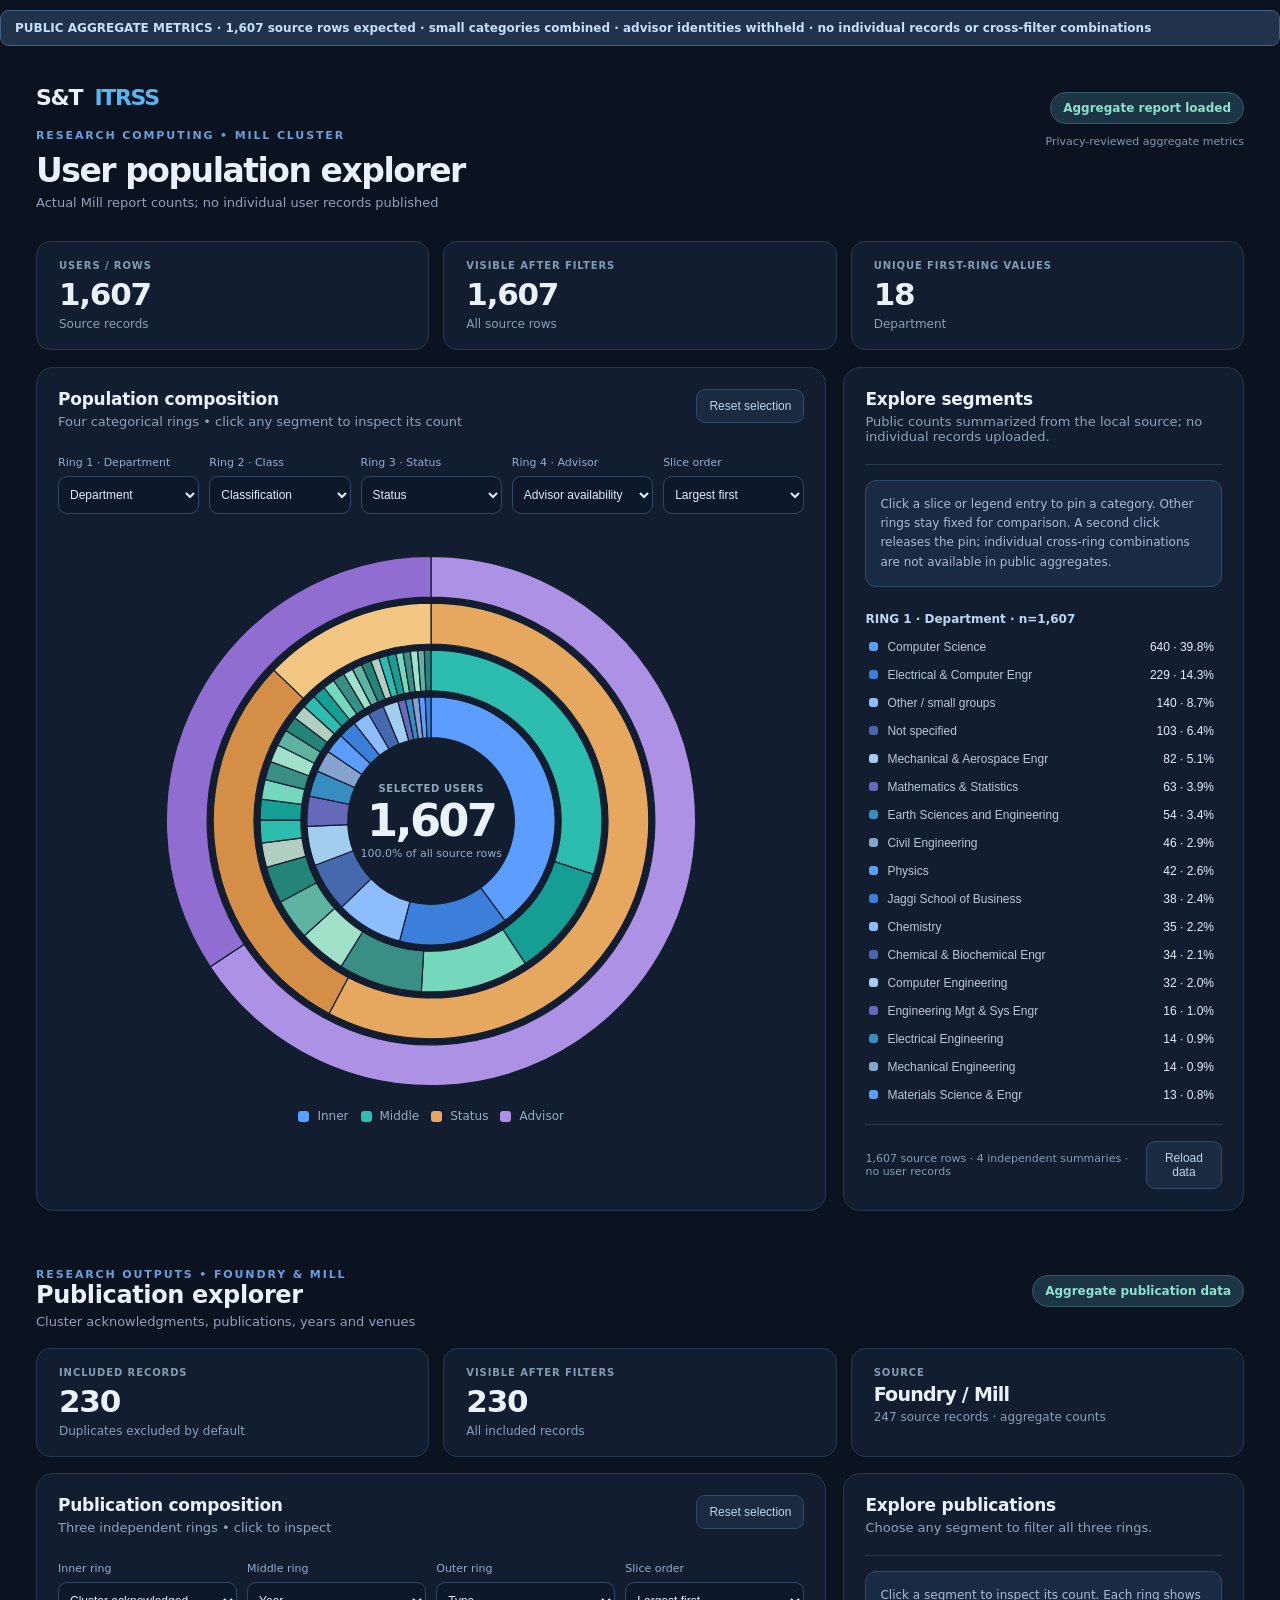
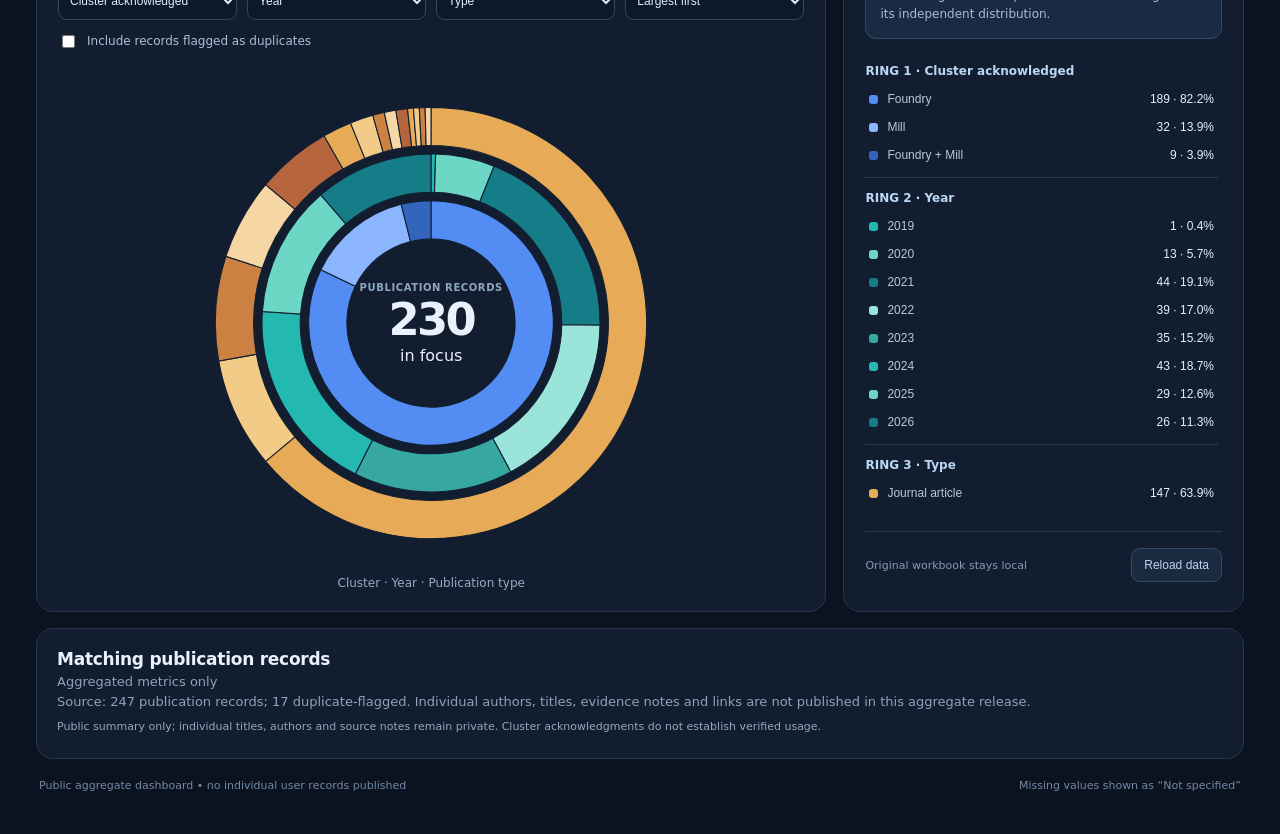
<file: v2/index.html>
<!doctype html><html lang="en"><head><meta http-equiv="Cache-Control" content="no-cache, no-store, must-revalidate"><meta charset="UTF-8"><meta name="viewport" content="width=device-width, initial-scale=1"><title>ITRSS | Mill User Explorer</title><link rel="stylesheet" href="styles.css?v=1795367000"><link rel="stylesheet" href="papers.css?v=1795367000"></head><body><div style="padding:10px 14px;margin:10px 0;background:#20334a;border:1px solid #426080;border-radius:9px;color:#c5dff7;font:600 12px system-ui">PUBLIC AGGREGATE METRICS · 1,607 source rows expected · small categories combined · advisor identities withheld · no individual records or cross-filter combinations</div><div class="shell"><header><div class="identity"><div class="brand">S&T <span>ITRSS</span></div><div class="eyebrow">RESEARCH COMPUTING • MILL CLUSTER</div><h1>User population explorer</h1><p>Actual Mill report counts; no individual user records published</p></div><div class="source"><div class="pill" id="badge">Checking dataset…</div><div class="small" id="sourceName">Aggregated Mill report</div></div></header><section class="summary"><div><small>USERS / ROWS</small><strong id="total">—</strong><span>Source records</span></div><div><small>VISIBLE AFTER FILTERS</small><strong id="visible">—</strong><span id="share">No filters</span></div><div><small>UNIQUE FIRST-RING VALUES</small><strong id="categories">—</strong><span id="categoryName">Choose a column</span></div></section><main class="main"><section class="visual"><div class="sectionHead"><div><h2>Population composition</h2><p>Four categorical rings • click any segment to inspect its count</p></div><button id="clear" class="subtle">Reset selection</button></div><div class="controlGrid"><label>Ring 1 · Department<select id="layer0"></select></label><label>Ring 2 · Class<select id="layer1"></select></label><label>Ring 3 · Status<select id="layer2"></select></label><label>Ring 4 · Advisor<select id="layer3"></select></label><label>Slice order<select id="sort"><option value="desc">Largest first</option><option value="asc">Smallest first</option><option value="alpha">A → Z</option></select></label></div><div class="chartWrap"><svg id="chart" viewBox="0 0 680 680" role="img" aria-label="Interactive multi-ring donut chart"><circle cx="340" cy="340" r="180" fill="none" stroke="#253246" stroke-width="30"/></svg><div class="chartCenter"><div class="mini">SELECTED USERS</div><strong id="centerCount">—</strong><div id="centerCaption">Waiting for report</div></div></div><div class="ringsCaption"><span><i style="background:#5c9eff"></i> Inner</span><span><i style="background:#2cbdaf"></i> Middle</span><span><i style="background:#e6a85e"></i> Status</span><span><i style="background:#ad91e4"></i> Advisor</span></div></section><aside class="side"><div class="sideHead"><h2>Explore segments</h2><p>Public counts summarized from the local source; no individual records uploaded.</p></div><div id="selection" class="selection">Select a category to see its count; cross-ring filters are disabled for privacy.</div><div id="legend" class="legend"></div><div class="dataFoot"><div id="fileStatus">Loading aggregate counts…</div><button id="reload" class="subtle">Reload data</button></div></aside></main><section id="papersSection">
  <div class="paperHeading"><div><div class="eyebrow">RESEARCH OUTPUTS • FOUNDRY & MILL</div><h2>Publication explorer</h2><p>Cluster acknowledgments, publications, years and venues</p></div><div class="pill">Aggregate publication data</div></div>
  <section class="summary paperMetrics"><div><small>INCLUDED RECORDS</small><strong id="paperCount">—</strong><span>Duplicates excluded by default</span></div><div><small>VISIBLE AFTER FILTERS</small><strong id="paperVisible">—</strong><span id="paperShare">No filters</span></div><div><small>SOURCE</small><strong style="font-size:19px">Foundry / Mill</strong><span id="paperLoaded">Loading workbook…</span></div></section>
  <div class="main"><section class="visual"><div class="sectionHead"><div><h2>Publication composition</h2><p>Three independent rings • click to inspect</p></div><button id="paperClear" class="subtle">Reset selection</button></div>
  <div class="controlGrid paperControls"><label>Inner ring<select id="paperLayer0"></select></label><label>Middle ring<select id="paperLayer1"></select></label><label>Outer ring<select id="paperLayer2"></select></label><label>Slice order<select id="paperSort"><option value="desc">Largest first</option><option value="asc">Smallest first</option><option value="alpha">A → Z</option></select></label></div>
  <div class="paperToggle"><input id="paperDup" type="checkbox"><label for="paperDup">Include records flagged as duplicates</label></div>
  <div class="chartWrap paperWrap"><svg id="paperChart" viewBox="0 0 680 680" role="img" aria-label="Publication distributions by cluster, year and type"></svg><div class="chartCenter"><div class="mini">PUBLICATION RECORDS</div><strong id="paperCenter">—</strong><div>in focus</div></div></div><div class="ringsCaption">Cluster · Year · Publication type</div></section>
  <aside class="side"><div class="sideHead"><h2>Explore publications</h2><p>Choose any segment to filter all three rings.</p></div><div id="paperSelection" class="selection">Showing all</div><div id="paperLegend" class="legend paperLegend"></div><div class="dataFoot"><span>Original workbook stays local</span><button id="paperReload" class="subtle">Reload data</button></div></aside></div>
  <div class="paperList"><h2>Matching publication records</h2><p id="paperRecordCount">Waiting for data</p><div id="paperRecords"></div><p class="paperNote">Public summary only; individual titles, authors and source notes remain private. Cluster acknowledgments do not establish verified usage.</p></div>
</section>

<!-- Third dashboard: separate Streamlit service, embedded locally -->

<footer><span>Public aggregate dashboard • no individual user records published</span><span>Missing values shown as “Not specified”</span></footer></div><script src="app.js?v=ring-freeze-v1"></script><script src="papers.js?v=aggregate-fix-20261122b"></script></body></html>
</file>
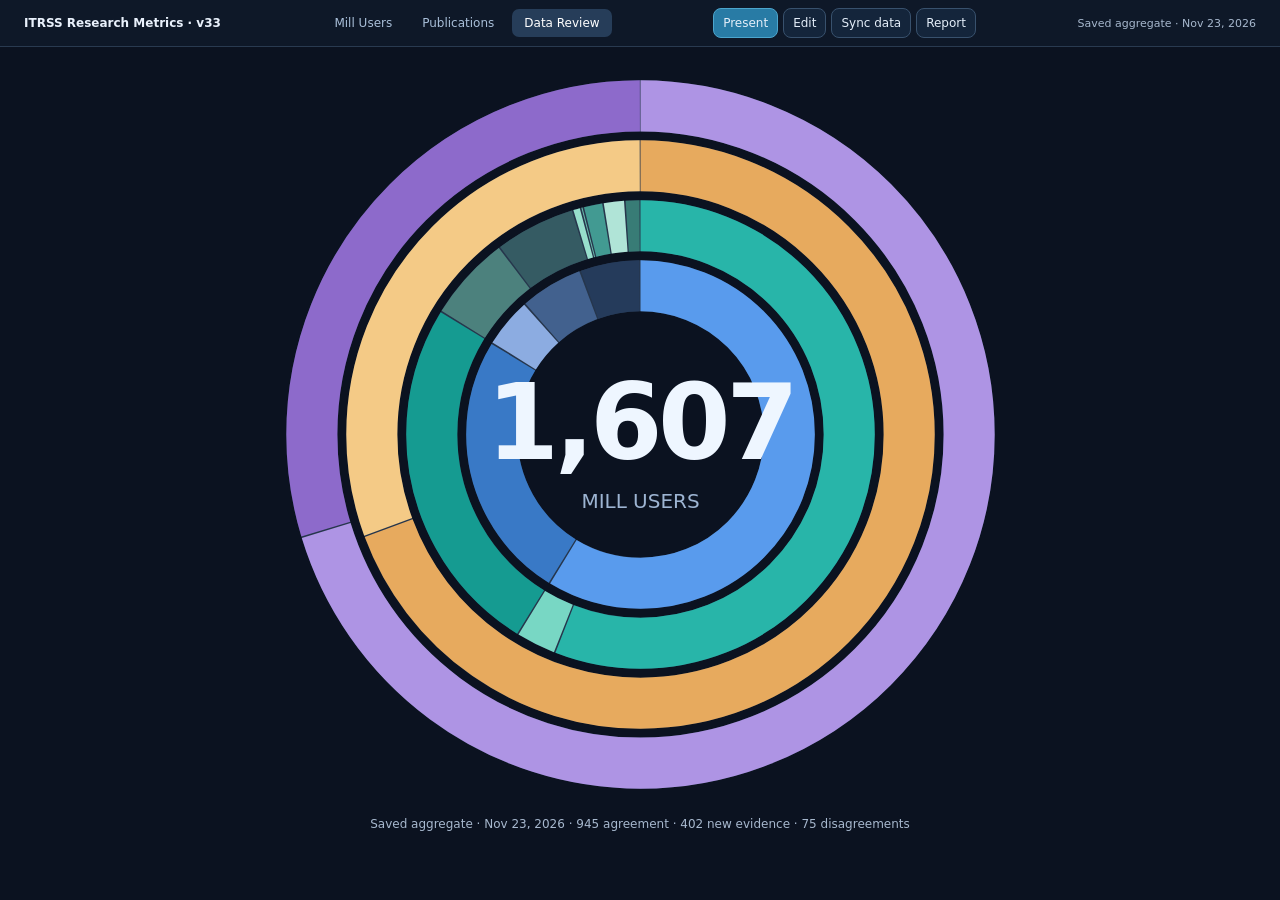
<file: data-review.html>
<!doctype html>
<html lang="en"><head><meta charset="utf-8"><meta name="viewport" content="width=device-width,initial-scale=1"><title>ITRSS · Data Review & Merge</title><link rel="stylesheet" href="styles.css?v=26"><style>
body{background:#0b1220;color:#e9f1fc} .top{display:flex;align-items:center;justify-content:space-between;gap:12px;padding:16px 28px;border-bottom:1px solid #293a50;background:#111c2e}.top a{color:#9bc7fa;text-decoration:none}.shell{max-width:1450px}.reviewbar,.filters{display:flex;gap:12px;align-items:end;flex-wrap:wrap;margin:16px 0}.reviewbar label,.filters label{display:flex;flex-direction:column;gap:6px;color:#a7b8ce;font-size:12px}button,input,select{font:inherit}button,select,input[type=search],input[type=file]{color:#e4eef9;background:#14253b;border:1px solid #38516d;border-radius:8px;padding:9px}button{cursor:pointer}button:hover{background:#294562}button:disabled{opacity:.45;cursor:not-allowed}.primary{background:#2268ac;border-color:#4c91d5}.reviewmetrics{grid-template-columns:repeat(4,minmax(0,1fr))}.reviewmetrics button{text-align:left;border:1px solid #26374c;background:#121e30;border-radius:13px;padding:15px 18px}.reviewmetrics button.active{border-color:#83b6f3}.reviewmetrics small,.reviewmetrics strong,.reviewmetrics span{display:block}.reviewmetrics small{font-size:11px;color:#9bb1cb;letter-spacing:.04em}.reviewmetrics strong{font-size:32px;margin:5px 0}.reviewmetrics span{font-size:11px;color:#9bb1cb}.reviewstage{display:grid;grid-template-columns:minmax(0,1.1fr) minmax(260px,.9fr);gap:16px}.reviewstage .visual{position:relative}.reviewring{width:min(100%,390px);margin:auto;display:block}.reviewlegend button{display:flex;align-items:center;gap:9px;width:100%;text-align:left;margin:6px 0;background:transparent;border-color:transparent}.reviewlegend button:hover,.reviewlegend button.active{background:#223651;border-color:#3b5577}.sw{width:12px;height:12px;border-radius:3px;flex:none}.num{margin-left:auto;font-variant-numeric:tabular-nums}.panel{margin-top:18px;background:#121e30;border:1px solid #26374c;border-radius:15px;padding:18px}.scroll{overflow:auto;max-height:530px}table{width:100%;border-collapse:collapse;text-align:left;font-size:13px}th,td{padding:11px 9px;border-bottom:1px solid #293a50;vertical-align:top}th{position:sticky;top:0;background:#1a2b42;color:#adc5e0;z-index:1}td select{max-width:170px}td{overflow-wrap:anywhere}.muted{color:#95aac4}.note{line-height:1.6;color:#a7b8ce;font-size:12px}.warning{color:#f4c279}.foot{display:flex;align-items:center;justify-content:space-between;gap:10px;flex-wrap:wrap;margin-top:12px}.ringseg{cursor:pointer;outline:none}.ringseg:hover,.ringseg:focus{stroke-width:33!important}.ringseg.dim{opacity:.23}.empty{padding:20px;text-align:center;color:#9bb1cb}@media(max-width:800px){.reviewstage{grid-template-columns:1fr}.reviewmetrics{grid-template-columns:repeat(2,1fr)}.top{padding:12px}.shell{padding:16px}}
 .scroll table{width:max-content;min-width:100%;border-collapse:separate;border-spacing:0}.scroll th,.scroll td{min-width:135px;max-width:300px;white-space:normal}.scroll th:first-child,.scroll td:first-child{position:sticky;left:0;background:#18283d;z-index:2;min-width:115px}.scroll th:first-child{z-index:4}.scroll th button{background:transparent;border:0;padding:0;text-align:left;color:inherit;font-size:12px;font-weight:700;white-space:normal}.scroll th button:hover{color:white}.scroll td select{max-width:170px}.columnpicker{display:flex;gap:10px;flex-wrap:wrap;padding:12px 0;max-height:180px;overflow:auto}.columnpicker label{font-size:12px;color:#b8cae0;display:flex;gap:4px;align-items:center}.scroll td{font-size:12px}.scroll th[data-group="raw"]{color:#94d8c6}.scroll th[data-group="original"]{color:#b1c9ff}.scroll th[data-group="decision"]{color:#f7d094} 
/* Match the original v25 presentation layout. */
.shell{max-width:1420px;padding:12px 24px 24px}.top{padding:8px 24px;flex-wrap:wrap;background:#0e1828}.top a{font-size:12px}.top .navlinks{display:flex;gap:6px;align-items:center;flex-wrap:wrap}.navlinks a{padding:7px 12px;border-radius:7px;color:#a9bfd9}.navlinks a[aria-current]{background:#263d59;color:white}.sourcebar{display:flex;align-items:center;gap:8px;flex-wrap:wrap;background:#121e30;border:1px solid #26374c;border-radius:10px;padding:8px 12px;margin-bottom:10px}.sourcebar .reviewbar{margin:0;flex:1}.sourcebar label{flex-direction:row;align-items:center}.sourcebar input{font-size:11px;padding:5px;max-width:210px}.sourcebar #message{font-size:11px;flex-basis:100%;margin:0}.reviewbar,.filters{gap:8px;margin:8px 0;align-items:center}button,select,input[type=search]{font-size:12px;padding:7px 9px}.reviewmetrics{gap:9px;margin:0 0 10px!important}.reviewmetrics button{padding:10px 14px;border-radius:10px}.reviewmetrics strong{font-size:25px;margin:2px 0}.reviewmetrics span,.reviewmetrics small{font-size:10px}.reviewstage{grid-template-columns:minmax(0,1.5fr) minmax(250px,.65fr);gap:10px}.reviewstage .visual,.reviewstage .side{padding:12px 16px;border-radius:12px}.reviewring{width:min(100%,clamp(260px,47vh,470px));margin:0 auto}.reviewlegend button{margin:1px 0;padding:5px 6px;font-size:11px}.reviewstage h2{font-size:14px}.reviewstage p{font-size:11px}.sw{width:9px;height:9px}.panel{margin-top:10px;padding:12px;border-radius:12px}.reviewpanel>summary{cursor:pointer;display:flex;gap:12px;align-items:center;font-weight:650;list-style:none}.reviewpanel>summary::-webkit-details-marker{display:none}.reviewpanel>summary::after{content:"⌄";color:#9db4d2}.reviewpanel[open]>summary::after{content:"⌃"}.reviewpanel .note,.reviewpanel #tablecount{font-size:11px}.scroll{max-height:53vh;border:1px solid #293a50;border-radius:8px}.scroll th,.scroll td{padding:8px}.exportbar{display:flex;gap:10px;align-items:center;justify-content:space-between;flex-wrap:wrap}.exportbar #exportnote{flex:1;min-width:200px;margin:0;font-size:11px}.exportbar .reviewbar{margin:0}.privacy{font-size:10px;color:#849bb4;line-height:1.5}.columnpicker{max-height:150px}@media(max-width:800px){.shell{padding:10px 12px}.top{padding:8px 12px}.reviewstage{grid-template-columns:1fr}.reviewring{width:min(100%,340px)}.reviewmetrics{grid-template-columns:repeat(2,1fr)}.sourcebar label{flex-wrap:wrap}.reviewlegend{display:grid;grid-template-columns:repeat(2,minmax(0,1fr))}}
body.present-review .sourcebar,body.present-review #metrics,body.present-review .reviewpanel,body.present-review .exportbar,body.present-review .reviewstage .side,body.present-review .sectionHead,body.present-review .visual>.note{display:none!important}body.present-review .reviewstage{display:block}body.present-review .reviewstage .visual{background:transparent;border:0;box-shadow:none;padding:0;min-height:0}body.present-review .reviewring{width:min(85vw,calc(100dvh - 145px),760px);max-width:100%;margin:0 auto}body.present-review .shell{max-width:none;padding:10px 24px}#chartNote{text-align:center;color:#a7b8ce;font-size:12px;min-height:20px;margin:5px 0}#sourceMode{font-size:11px;color:#a7b8ce} .modebuttons{display:flex;gap:5px;align-items:center}.modebuttons .active{background:#287ba5;border-color:#4ca5cd}.top{position:sticky;top:0;z-index:10}.reviewring .ringseg:hover,.reviewring .ringseg:focus{stroke-width:27!important}body:not(.present-review) .reviewring{width:min(100%,470px)}@media(max-width:600px){body.present-review .reviewring{width:min(94vw,calc(100dvh - 210px))}}</style></head><body class="present-review"><nav class="top"><a href="index.html?v=33" style="font-weight:750;color:#e9f1fc">ITRSS Research Metrics · v33</a><div class="navlinks"><a href="index.html?v=33#mill">Mill Users</a><a href="index.html?v=33#publications">Publications</a><a href="data-review.html?v=33" aria-current="page">Data Review</a></div><div class="modebuttons"><button id="presentMode" class="active" type="button">Present</button><button id="editMode" type="button">Edit</button><button id="syncFiles" type="button" title="Load current original and Analyzer files locally">Sync data</button><button id="summaryExport" type="button">Report</button></div><span id="sourceMode">Saved aggregate · Nov 23, 2026</span></nav><div class="shell"><div class="sourcebar"><div class="reviewbar"><label>Original<input id="book" aria-label="Original workbook" type="file" accept=".xlsx,.xls"></label><label>Analyzer<input id="audit" aria-label="Independent Analyzer evidence" type="file" accept=".xlsx,.xls,.csv,.tsv,.txt" disabled></label></div><p id="message" role="status">Open the original workbook, then Analyzer_Raw.xlsx.</p><span class="privacy">Local processing · original files unchanged · pinned third-party Excel parser · authorized use only</span></div><div class="summary reviewmetrics" id="metrics" style="margin-top:17px"></div><div class="reviewstage"><section class="visual"><div class="sectionHead"><div><h2>Mill data comparison</h2><p>Click a segment to review</p></div><button id="reset">Reset filters</button></div><svg id="ring" class="reviewring" viewBox="0 0 340 340" aria-label="Interactive agreement rings"></svg><p class="note" style="text-align:center">Rings: comparison group · detailed category · original coverage · review progress</p><p id="chartNote" role="status"></p></section><aside class="side"><h2>Review categories</h2><p id="coverage">Import a workbook to begin.</p><div id="legend" class="reviewlegend"></div></aside></div>
<details id="reviewPanel" class="panel reviewpanel"><summary>Review records <span id="reviewSummary" class="muted" style="margin-left:auto;font-size:11px;font-weight:500">Open both files</span></summary><div class="filters"><select id="field" hidden><option value="2" selected>Classification</option></select><label>Show<select id="filter"></select></label><label>Search<input id="search" type="search" placeholder="Search any column"></label><label>Sort<select id="sort"><option value="user">User</option></select></label><button id="direction" type="button" title="Reverse sort order">↑ A–Z</button><label>Rows per page<select id="pageSize"><option>25</option><option selected>50</option><option>100</option><option>250</option></select></label><button id="fill" disabled>Fill blanks</button><button id="keep" disabled>Keep originals</button></div><details id="columnOptions"><summary style="cursor:pointer;color:#a9c2e2">Columns · show or hide evidence</summary><div class="reviewbar"><button id="showAll" type="button">Show all columns</button><button id="showCore" type="button">Essential columns</button></div><div id="columnPicker" class="columnpicker"></div></details><p class="note">Disagreements first · click headings to sort · scroll for evidence.</p><p id="tablecount" class="muted"></p><div class="scroll"><table><thead><tr id="tableHeaders"></tr></thead><tbody id="rows"></tbody></table></div><div class="foot"><span id="pageinfo"></span><div><button id="prev">Previous</button> <button id="next">Next</button></div></div></details>
<section class="panel exportbar"><p id="exportnote" class="note">Original labels are kept by default. Accept new evidence or choose individual replacements.</p><div class="reviewbar"><button class="primary" id="download" disabled>Download merged Excel</button><details><summary>More export options</summary><button id="csv" disabled>Download merged CSV</button> <button id="auditout" disabled>Download decision audit CSV</button></details></div><p class="note">Export includes the reviewed roster and evidence. Do not publish identifiable records.</p></section></div>
<script src="https://cdn.sheetjs.com/xlsx-0.20.3/package/dist/xlsx.full.min.js"></script><script>
"use strict";
const $=id=>document.getElementById(id), clean=v=>String(v??"").trim(), key=v=>clean(v).toLowerCase(), headers=["User","Descr","Classficiation","Status","Advisor"], categories=["Agreement","Formatting only","New evidence","Original only","Both missing","Possible degree progression","Reverse degree difference","Different program / level","Minor / certificate","Other difference","Analyzer-only user"], colors=["#55a5ed","#79c9b2","#34ba82","#879bb8","#526279","#e7b05b","#e68d71","#d78ab3","#ad91e4","#d2a679","#b8c9e4"], choices=["Keep original","Use Analyzer","Manual value"];
const snapshotCounts=[900,45,402,95,90,9,3,22,24,17,0], snapshotDate="2026-11-23";let snapshotSelected="";let rawHeaders=[],originalHeaders=[],originalFull=new Map(),rawFull=new Map(),sortAsc=true,hiddenCols=new Set(),originalName="",rawSource="",rawLoaded=false, rawPartial=false, original=new Map(), analyzer=new Map(), evidence=new Map(), decisions=new Map(), users=[], page=0, loaded=false, decisionFilter="";
const norm=v=>key(v).replace(/&/g," and ").replace(/\bengr\b/g,"engineering").replace(/\bmgmt\b/g,"management").replace(/\btch\b/g,"technology").replace(/\s*-\s*/g,"-").replace(/\s+/g," ").trim();
const rank=v=>({BS:1,MS:2,PHD:3})[clean(v).split("-")[0].toUpperCase()]||0;
function classify(a,b,f){if(!a&&!b)return "Both missing";if(!a)return "New evidence";if(!b)return "Original only";if(a===b)return "Agreement";if(norm(a)===norm(b))return "Formatting only";if(f===2){if(/^(MI|CT)-/i.test(a)||/^(MI|CT)-/i.test(b))return "Minor / certificate";let x=rank(a),y=rank(b);if(x&&y&&x<y)return "Possible degree progression";if(x&&y&&x>y)return "Reverse degree difference";if(x&&y)return "Different program / level";}return "Other difference";}
const hk=v=>key(v).replace(/[^a-z0-9]/g,"");
function cols(r){let h=(r?.[0]||[]).map(hk);return names=>h.findIndex(x=>names.includes(x));}
function tableMap(rows){let ix=cols(rows),indices=[ix(["user","username","userid","ssoid"]),ix(["descr","department","academicdepartment"]),ix(["classification","classficiation","academicprogram"]),ix(["status"]),ix(["advisor"])];if(indices[0]<0||indices[2]<0)throw Error("Expected User and Classification columns, not original audit columns.");let out=new Map();for(let r of rows.slice(1)){let u=key(r[indices[0]]);if(!u)continue;if(out.has(u))throw Error("Duplicate user ID in source.");out.set(u,indices.map(i=>i<0?"":clean(r[i])));}return out;}
function sheet(wb,name){let n=wb.SheetNames.find(x=>key(x)===key(name));return n?XLSX.utils.sheet_to_json(wb.Sheets[n],{header:1,defval:"",raw:false}):null;}
function detect(wb){let tabs=wb.SheetNames.map(n=>({n,r:sheet(wb,n)}));let isBase=t=>{let i=cols(t.r);return i(["user","username","userid","ssoid"])>=0&&i(["classification","classficiation","academicprogram"])>=0&&i(["descr","department","academicdepartment"])>=0;};let base=tabs.find(t=>key(t.n)==="user db"&&isBase(t))||tabs.find(t=>isBase(t)&&!key(t.n).includes("analyzer"));let raw=tabs.find(t=>{let i=cols(t.r);return i(["user","username","userid","ssoid"])>=0&&i(["academiccandidate"])>=0;});let prior=tabs.find(t=>key(t.n)==="analyzer db"&&isBase(t));return{base,raw,prior,tabs};}
async function readBook(file){if(!window.XLSX)throw Error("Excel parser did not load. Check internet access and reload.");return XLSX.read(await file.arrayBuffer(),{type:"array"});}
function sync(){sortAsc=true;users=[...new Set([...original.keys(),...analyzer.keys(),...evidence.keys()])].sort();decisions.clear();page=0;decisionFilter="";$("filter").value=rawLoaded?"@diff":"";$("search").value="";setupColumns();$("sort").value="priority";hiddenCols=new Set(columns().filter(c=>!coreColumns.some(k=>k.id===c.id)).map(c=>c.id));drawPicker();render();}
function status(t){$("message").textContent=t;}
function fullTable(r){let h=r[0].map((v,i)=>clean(v)||"Column "+(i+1)),ui=h.findIndex(x=>["user","username","userid","ssoid"].includes(hk(x))),m=new Map();for(let line of r.slice(1)){let u=key(line[ui]);if(u)m.set(u,h.map((_,i)=>clean(line[i])));}return {h,m};}
function parseAudit(r){let m=new Map();if(!r||!r.length)return m;let h=r[0].map(hk),ui=h.findIndex(x=>["user","username","userid","ssoid"].includes(x)),ci=h.indexOf("academiccandidate"),ri=h.indexOf("directoryrole");if(ui<0||ci<0)throw Error("Analyzer evidence requires User and Academic_Candidate headers.");for(let i=1;i<r.length;i++){let u=key(r[i][ui]),v=clean(r[i][ci]),role=clean(r[i][ri]);if(u){if(m.has(u))throw Error("Duplicate raw user ID.");m.set(u,{academic:v,role});}}return m;}
function loadRaw(raw){evidence=raw;rawLoaded=evidence.size>0;rawPartial=[...original.keys()].some(u=>!evidence.has(u));}
$("book").onchange=async e=>{try{let file=e.target.files[0];if(!file)return;let wb=await readBook(file),{base}=detect(wb);if(!base)throw Error("No original roster with User, Department and Classification headers found.");original=tableMap(base.r);let full=fullTable(base.r);originalHeaders=full.h;originalFull=full.m;rawHeaders=[];rawFull=new Map();hiddenCols.clear();originalName=file.name;analyzer=new Map();loadRaw(new Map());rawSource="";$("audit").value="";$("audit").disabled=false;loaded=true;sync();status(originalName+" · "+original.size+" original users. Now open our Analyzer evidence.");}catch(err){status(err.message);}};
$("audit").onchange=async e=>{try{if(!loaded)throw Error("Open the original workbook first.");let file=e.target.files[0];if(!file)return;let wb=await readBook(file),{raw}=detect(wb);if(!raw)throw Error("No worksheet with User and Academic_Candidate found. Choose the independent evidence audit, not the merged file.");let m=parseAudit(raw.r);if(!m.size)throw Error("No raw records found.");let full=fullTable(raw.r);rawHeaders=full.h;rawFull=full.m;hiddenCols.clear();loadRaw(m);rawSource=file.name;sync();$("reviewPanel").open=true;setMode(false);status(originalName+" · "+original.size+" original users | "+rawSource+" · "+evidence.size+" evidence records"+(rawPartial?" · partial match":" · all original IDs covered")+".");}catch(err){status(err.message);}};
function row(u,f){let a=clean(original.get(u)?.[f]),ev=evidence.get(u),role=ev?.role||"",b=f===2?(ev?.academic||(!a&&["Faculty","Staff","Postdoctoral Researcher","Researcher"].includes(role)?role:"")):"",cat=original.has(u)?classify(a,b,f):"Analyzer-only user",id=u+"|"+f,d=decisions.get(id)||{mode:"Keep original",value:a};return{u,a,b,cat,id,d,role,final:d.mode==="Use Analyzer"?b:d.mode==="Manual value"?d.value:a};}
function selectFilter(v){if(!rawLoaded){snapshotSelected=v;render();return;}setMode(false);$("reviewPanel").open=true;$("filter").value=v;decisionFilter="";page=0;render();}
function metrics(all){let counts=Object.fromEntries(categories.map((c,i)=>[c,rawLoaded?0:snapshotCounts[i]]));all.forEach(r=>counts[r.cat]++);let diff=["Possible degree progression","Reverse degree difference","Different program / level","Minor / certificate","Other difference"].reduce((n,c)=>n+counts[c],0);let defs=[["Total users",rawLoaded?original.size:1607,"Original roster",""],["Agreement",counts.Agreement+counts["Formatting only"],"Exact + normalized","@agree"],["New evidence",counts["New evidence"],"Original blank, candidate present","New evidence"],["Disagreements",diff,+$("field").value===2&&!rawLoaded?"Saved aggregate":rawPartial&&+$("field").value===2?"Partial raw coverage":"Review before replacing","@diff"]];$("metrics").replaceChildren(...defs.map(([title,n,sub,v])=>{let b=document.createElement("button");b.className=$("filter").value===v?"active":"";for(let [tag,t] of [["small",title],["strong",n.toLocaleString()],["span",sub]]){let el=document.createElement(tag);el.textContent=t;b.append(el);}b.onclick=()=>selectFilter(v);return b;}));return counts;}
function setMode(present){document.body.classList.toggle("present-review",present);$("presentMode").classList.toggle("active",present);$("editMode").classList.toggle("active",!present);$("presentMode").setAttribute("aria-pressed",String(present));$("editMode").setAttribute("aria-pressed",String(!present));}
function aggregate(all,counts){let total=rawLoaded?all.length:snapshotCounts.reduce((a,b)=>a+b,0);let agreement=counts.Agreement+counts["Formatting only"],missing=counts["Original only"]+counts["Both missing"],fresh=counts["New evidence"],diff=total-agreement-missing-fresh-counts["Analyzer-only user"];let pendingN=rawLoaded?all.filter(pending).length:477,changed=rawLoaded?all.filter(r=>r.final!==r.a).length:0;return{total,agreement,missing,fresh,diff,pendingN,changed,retained:total-pendingN-changed,originalPresent:rawLoaded?all.filter(r=>original.has(r.u)&&r.a).length:1115,originalBlank:rawLoaded?all.filter(r=>original.has(r.u)&&!r.a).length:492};}
function ring(all,counts){let svg=$("ring"),ns="http://www.w3.org/2000/svg",m=aggregate(all,counts);svg.replaceChildren();function el(t,a){let e=document.createElementNS(ns,t);for(let k in a)e.setAttribute(k,a[k]);svg.append(e);return e;}function draw(items,r){let c=2*Math.PI*r,offset=0;el("circle",{cx:170,cy:170,r,fill:"none",stroke:"#26364c","stroke-width":23});for(let [label,n,color,filter] of items){if(!n||!m.total)continue;let len=n/m.total*c,seg=el("circle",{cx:170,cy:170,r,fill:"none",stroke:color,"stroke-width":23,"stroke-dasharray":Math.max(.02,len-.65)+" "+(c-Math.max(.02,len-.65)),"stroke-dashoffset":-offset,transform:"rotate(-90 170 170)",class:"ringseg",tabindex:0,role:"button","aria-label":label+": "+n});let title=document.createElementNS(ns,"title");title.textContent=label+": "+n.toLocaleString();seg.append(title);const choose=()=>{if(rawLoaded&&filter){if(filter.startsWith("decision:")){setMode(false);$("reviewPanel").open=true;decisionFilter=filter.slice(9);$("filter").value="";page=0;render();}else selectFilter(filter);}else{snapshotSelected=label;$("chartNote").textContent=label+" · "+n.toLocaleString()+" / "+m.total.toLocaleString()+" ("+(100*n/m.total).toFixed(1)+"%)";}};seg.onclick=choose;seg.onkeydown=e=>{if(e.key==="Enter"||e.key===" "){e.preventDefault();choose();}};offset+=len;}}
draw([["Agreement",m.agreement,"#599bed","@agree"],["New evidence",m.fresh,"#3979c6","New evidence"],["Disagreements",m.diff,"#8cace1","@diff"],["Original only",counts["Original only"],"#42618e","Original only"],["Both missing",counts["Both missing"],"#253b5b","Both missing"],["Analyzer-only",counts["Analyzer-only user"],"#a2bed9","Analyzer-only user"]],67);
draw(categories.map((c,i)=>[c,counts[c],["#28b5a9","#78d7c4","#159b91","#4c817d","#355b63","#97dfcc","#68b9aa","#429a92","#b0e4d7","#387c76","#bcced0"][i],c]),94);
draw([["Original classification present",m.originalPresent,"#e7aa5e",null],["Original classification missing",m.originalBlank,"#f4ca86",null],["Analyzer-only",counts["Analyzer-only user"],"#9d7448","Analyzer-only user"]],121);
draw([["Retained / no action",m.retained,"#ae94e4","decision:Retained"],["Pending review",m.pendingN,"#8d6acb","decision:Pending"],["Changed",m.changed,"#d9c9fa","decision:Changed"]],148);
let t=el("text",{x:170,y:181,"text-anchor":"middle",fill:"#eef6ff","font-size":47,"font-weight":750,"letter-spacing":-2});t.textContent=m.total.toLocaleString();t=el("text",{x:170,y:203,"text-anchor":"middle",fill:"#9db4d2","font-size":9});t.textContent="MILL USERS";
$("chartNote").textContent=(rawLoaded?"Local comparison":"Saved aggregate · Nov 23, 2026")+" · "+m.agreement.toLocaleString()+" agreement · "+m.fresh.toLocaleString()+" new evidence · "+m.diff.toLocaleString()+" disagreements";
$("sourceMode").textContent=rawLoaded?"Local files · current comparison":"Saved aggregate · Nov 23, 2026";
$("legend").replaceChildren(...categories.map((c,i)=>{let b=document.createElement("button"),sw=document.createElement("span"),n=document.createElement("span");sw.className="sw";sw.style.background=colors[i];n.className="num";n.textContent=counts[c];b.append(sw,document.createTextNode(c),n);b.onclick=()=>{if(rawLoaded)selectFilter($("filter").value===c?"":c);else $("chartNote").textContent=c+" · "+counts[c]+" users (saved aggregate)";};return b;}));}
function pending(r){return !decisions.has(r.id)&&["New evidence","Possible degree progression","Reverse degree difference","Different program / level","Minor / certificate","Other difference","Analyzer-only user"].includes(r.cat);}
const coreColumns=[{id:"user",label:"User",get:r=>r.u,group:"original"},{id:"original",label:"Original classification",get:r=>r.a,group:"original"},{id:"candidate",label:"Analyzer candidate",get:r=>r.b,group:"raw"},{id:"category",label:"Comparison",get:r=>r.cat,group:"decision"},{id:"decision",label:"Decision",get:r=>r.d.mode,group:"decision"},{id:"final",label:"Final classification",get:r=>r.final,group:"decision"}];
function reviewRank(r){let order=["Possible degree progression","Reverse degree difference","Different program / level","Minor / certificate","Other difference","New evidence","Formatting only","Agreement","Original only","Both missing","Analyzer-only user"];let n=order.indexOf(r.cat);return (n<0?99:n)+(decisions.has(r.id)?100:0);}
function columns(){return [...coreColumns,{id:"priority",label:"Review priority",get:r=>String(reviewRank(r)).padStart(3,"0")+" · "+r.cat,group:"decision"},...originalHeaders.map((label,i)=>({id:"o"+i,label:"Original · "+label,get:r=>originalFull.get(r.u)?.[i]||"",group:"original"})),...rawHeaders.map((label,i)=>({id:"r"+i,label:"Audit · "+label,get:r=>rawFull.get(r.u)?.[i]||"",group:"raw"}))];}
function setupColumns(){let cs=columns(),sort=$("sort"),old=sort.value;sort.replaceChildren();for(let c of cs){let o=document.createElement("option");o.value=c.id;o.textContent=c.label;sort.append(o);}sort.value=cs.some(c=>c.id===old)?old:"priority";drawPicker();}
function drawPicker(){$("columnPicker").replaceChildren(...columns().filter(c=>c.id!=="user").map(c=>{let l=document.createElement("label"),cb=document.createElement("input");cb.type="checkbox";cb.checked=!hiddenCols.has(c.id);cb.onchange=()=>{if(cb.checked)hiddenCols.delete(c.id);else hiddenCols.add(c.id);render();};l.append(cb,document.createTextNode(c.label));return l;}));}
function setSort(id){if($("sort").value===id)sortAsc=!sortAsc;else{$("sort").value=id;sortAsc=true;}page=0;render();}
function drawHeaders(cs){$("tableHeaders").replaceChildren(...cs.map(c=>{let th=document.createElement("th"),b=document.createElement("button");th.scope="col";th.dataset.group=c.group;th.setAttribute("aria-sort",$("sort").value===c.id?(sortAsc?"ascending":"descending"):"none");b.textContent=c.label+($("sort").value===c.id?(sortAsc?" ↑":" ↓"):" ↕");b.onclick=()=>setSort(c.id);th.append(b);return th;}));$("direction").textContent=sortAsc?"↑ Ascending":"↓ Descending";}
function visible(all){let fl=$("filter").value,q=key($("search").value),s=$("sort").value,cs=columns(),c=cs.find(c=>c.id===s)||cs[0];return all.filter(r=>(!fl||fl==="@agree"&&["Agreement","Formatting only"].includes(r.cat)||fl==="@diff"&&!["Agreement","Formatting only","New evidence","Original only","Both missing","Analyzer-only user"].includes(r.cat)||fl===r.cat)&&(!decisionFilter||decisionFilter==="Changed"&&r.d.mode!=="Keep original"||decisionFilter==="Pending"&&pending(r)||decisionFilter==="Retained"&&r.d.mode==="Keep original"&&!pending(r))&&(!q||cs.some(c=>key(c.get(r)).includes(q)))).sort((a,b)=>{let x=clean(c.get(a)),y=clean(c.get(b));if(!x&&y)return 1;if(x&&!y)return -1;return (sortAsc?1:-1)*x.localeCompare(y,undefined,{numeric:true,sensitivity:"base"})||(s==="priority"?a.a.localeCompare(b.a,undefined,{sensitivity:"base"}):0)||a.u.localeCompare(b.u);});}
function decisionCell(r){let td=document.createElement("td"),sel=document.createElement("select");for(let mode of choices){let o=document.createElement("option");o.value=o.textContent=mode;o.disabled=mode==="Use Analyzer"&&!r.b;sel.append(o);}sel.value=r.d.mode;sel.onchange=()=>{let mode=sel.value,value=r.final;if(mode==="Manual value"){let v=prompt("Enter the final value",r.final);if(v===null){sel.value=r.d.mode;return;}value=v;}decisions.set(r.id,{mode,value});render();};td.append(sel);return td;}
function render(){let f=2,all=(rawLoaded?users:[]).map(u=>row(u,f)),counts=metrics(all);ring(all,counts);let cs=columns().filter(c=>!hiddenCols.has(c.id)),size=+$("pageSize").value,list=visible(all),max=Math.max(0,Math.ceil(list.length/size)-1);drawHeaders(cs);page=Math.min(page,max);$("coverage").textContent=loaded?original.size+" original · "+evidence.size+" raw records · "+[...original.keys()].filter(u=>evidence.has(u)).length+" matched":"Saved aggregate · load both files to review records.";$("reviewSummary").textContent=rawLoaded?list.length+" records":"Open both files";$("tablecount").textContent=list.length+" matching users"+(decisionFilter?" · "+decisionFilter:"");$("rows").replaceChildren();for(let r of list.slice(page*size,page*size+size)){let tr=document.createElement("tr");for(let c of cs){if(c.id==="decision"){tr.append(decisionCell(r));continue;}let td=document.createElement("td");td.textContent=c.id==="priority"?r.cat+(decisions.has(r.id)?" · reviewed":""):clean(c.get(r))||"—";tr.append(td);}$("rows").append(tr);}if(!list.length){let tr=document.createElement("tr"),td=document.createElement("td");td.colSpan=cs.length;td.className="empty";td.textContent=rawLoaded?"No matching records":"Open both files above.";tr.append(td);$("rows").append(tr);}$("pageinfo").textContent=list.length?"Page "+(page+1)+" of "+(max+1):"No rows";$("prev").disabled=page===0;$("next").disabled=page>=max;$("fill").disabled=!list.some(r=>!r.a&&r.b&&original.has(r.u));$("keep").disabled=!list.length;for(let id of ["download","csv","auditout"])$(id).disabled=!rawLoaded;let changes=0,remaining=0;for(let u of original.keys())for(let j=2;j<=2;j++){let r=row(u,j);if(r.final!==r.a)changes++;if(pending(r))remaining++;}$("exportnote").textContent=changes+" field changes selected · "+remaining+" unresolved classification review items. Analyzer-only IDs are not added to the original roster.";}
for(let [v,t] of [["","All users"],["@diff","Disagreements first ·  review"],["New evidence","New evidence · fill blanks"],["@agree","Agreement (all)"],...categories.filter(c=>c!=="New evidence").map(c=>[c,c])]){let o=document.createElement("option");o.value=v;o.textContent=t;$("filter").append(o);}
for(let id of ["field","filter","sort","search","pageSize"])$(id).addEventListener(id==="search"?"input":"change",()=>{page=0;if(id==="filter"||id==="field")decisionFilter="";if(id==="sort")sortAsc=true;render();});$("direction").onclick=()=>{sortAsc=!sortAsc;page=0;render();};$("showAll").onclick=()=>{hiddenCols.clear();drawPicker();render();};$("showCore").onclick=()=>{hiddenCols=new Set(columns().filter(c=>!coreColumns.some(k=>k.id===c.id)).map(c=>c.id));drawPicker();render();};$("reset").onclick=()=>{$("filter").value="";$("search").value="";decisionFilter="";page=0;render();};$("prev").onclick=()=>{page--;render();};$("next").onclick=()=>{page++;render();};
$("fill").onclick=()=>{let f=+$("field").value,l=visible(users.map(u=>row(u,f))).filter(r=>!r.a&&r.b&&original.has(r.u));if(confirm("Accept "+l.length+" missing values in the current filtered view?")){for(let r of l)decisions.set(r.id,{mode:"Use Analyzer",value:r.b});render();}};
$("keep").onclick=()=>{let f=+$("field").value,l=visible(users.map(u=>row(u,f)));if(confirm("Keep original values for "+l.length+" visible records?")){for(let r of l)decisions.set(r.id,{mode:"Keep original",value:r.a});render();}};
function merged(){return[headers,...[...original.keys()].map(u=>[original.get(u)[0],original.get(u)[1],row(u,2).final,original.get(u)[3],original.get(u)[4]])];}
function log(){let a=[["User","Field","Original","Analyzer","Comparison","Decision","Final","Reviewed"]];for(let u of users)for(let f=2;f<=2;f++){let r=row(u,f);a.push([u,headers[f],r.a,r.b,r.cat,r.d.mode,r.final,decisions.has(r.id)?"Yes":"No"]);}return a;}
function safeCSV(rows){return rows.map(r=>r.map(v=>'"'+String(v??"").replace(/^[=+@-]/,"'$&").replace(/"/g,'""')+'"').join(",")).join("\r\n");}
function saveCSV(data,name){let url=URL.createObjectURL(new Blob(["\uFEFF",safeCSV(data)],{type:"text/csv;charset=utf-8"})),a=document.createElement("a");a.href=url;a.download=name;a.click();setTimeout(()=>URL.revokeObjectURL(url),1000);}
$("download").onclick=()=>{if(!window.XLSX){status("Excel parser unavailable.");return;}let wb=XLSX.utils.book_new();XLSX.utils.book_append_sheet(wb,XLSX.utils.aoa_to_sheet(merged()),"User DB");XLSX.utils.book_append_sheet(wb,XLSX.utils.aoa_to_sheet(log()),"Review Audit");if(rawHeaders.length)XLSX.utils.book_append_sheet(wb,XLSX.utils.aoa_to_sheet([rawHeaders,...rawFull.values()]),"Analyzer Evidence");XLSX.writeFile(wb,"Mill_User_DB_reviewed.xlsx");};$("csv").onclick=()=>saveCSV(merged(),"Mill_User_DB_reviewed.csv");$("auditout").onclick=()=>saveCSV(log(),"Mill_review_audit.csv");setupColumns();$("presentMode").onclick=()=>setMode(true);$("editMode").onclick=()=>setMode(false);$("syncFiles").onclick=()=>{setMode(false);$("book").click();};$("summaryExport").onclick=()=>{let all=rawLoaded?users.map(u=>row(u,2)):[],counts=Object.fromEntries(categories.map((c,i)=>[c,rawLoaded?0:snapshotCounts[i]]));all.forEach(r=>counts[r.cat]++);let m=aggregate(all,counts);saveCSV([["Metric","Count"],["Source",rawLoaded?"Current local files":"Saved aggregate 2026-11-23"],["Total",m.total],["Agreement including formatting",m.agreement],["Disagreements",m.diff],["New evidence",m.fresh],["Pending review",m.pendingN],...categories.map(c=>[c,counts[c]])],"Mill_Data_Quality_Summary.csv");};render();
</script></body></html>
</file>
<file: v2/styles.css>
:root{font-family:Inter,ui-sans-serif,system-ui,-apple-system,"Segoe UI",sans-serif;color:#e9f1fc;background:#0b1220;font-synthesis:none}*{box-sizing:border-box}body{margin:0}.shell{max-width:1420px;margin:auto;padding:29px 36px 22px}header{display:flex;justify-content:space-between;align-items:start;gap:24px;padding-bottom:26px}.brand{font-size:22px;font-weight:850;letter-spacing:-.06em}.brand span{color:#54b9f3;margin-left:6px}.eyebrow{font-size:11px;letter-spacing:.17em;color:#69a0dc;margin-top:19px;font-weight:700}h1{font-size:33px;letter-spacing:-.045em;margin:9px 0 5px;font-weight:720}h2{margin:0;font-size:17px;letter-spacing:-.015em}p{margin:5px 0;color:#90a2ba;font-size:13px}.source{text-align:right;padding-top:7px}.pill{display:inline-block;background:#1c3545;color:#8ee1cc;border:1px solid #315c67;border-radius:30px;padding:8px 12px;font-size:12px;font-weight:600}.small{color:#8397b2;font-size:11px;margin-top:11px}.summary{display:grid;grid-template-columns:repeat(3,minmax(0,1fr));gap:14px;margin-bottom:17px}.summary>div{background:#121e30;border:1px solid #26374c;padding:18px 22px;border-radius:14px;display:flex;flex-direction:column;gap:5px}.summary small{color:#839ab5;font-size:10px;letter-spacing:.09em;font-weight:750}.summary strong{font-size:31px;letter-spacing:-.04em;font-weight:700}.summary span{color:#899fb7;font-size:12px}.main{display:grid;grid-template-columns:minmax(0,1.48fr) minmax(270px,.75fr);gap:17px}.visual,.side{background:#121e30;border:1px solid #26374c;border-radius:17px;padding:21px;min-width:0}.sectionHead{display:flex;justify-content:space-between;gap:16px;align-items:flex-start}.subtle{color:#bed4ed;background:#192a41;border:1px solid #344a66;border-radius:9px;padding:9px 12px;font-size:12px;cursor:pointer}.subtle:hover{background:#26405d}.controlGrid{display:grid;grid-template-columns:repeat(4,minmax(0,1fr));gap:9px;margin-top:22px}.controlGrid label{color:#95acc9;font-size:11px;display:flex;flex-direction:column;gap:7px}.controlGrid select{background:#0d192a;color:#e0edfa;border:1px solid #344762;padding:10px 7px;border-radius:9px;min-width:0;width:100%;font-size:12px}.chartWrap{max-width:620px;margin:12px auto 0;position:relative}.chartWrap svg{width:100%;display:block;overflow:visible}.chartCenter{position:absolute;top:50%;left:50%;transform:translate(-50%,-50%);text-align:center;pointer-events:none;width:29%}.chartCenter strong{font-size:clamp(28px,3.5vw,47px);font-weight:760;letter-spacing:-.06em;display:block}.mini{font-size:10px;letter-spacing:.06em;color:#8fa6c1;font-weight:700}.chartCenter #centerCaption{font-size:11px;color:#94adc5}.arc{cursor:pointer;stroke:#121e30;stroke-width:1.4;transition:opacity .16s,stroke-width .16s}.arc:hover,.arc.focus{stroke:#edf7ff;stroke-width:3}.ringsCaption{display:flex;justify-content:center;gap:24px;font-size:12px;color:#96abc5;margin-top:-7px}.ringsCaption span{display:flex;align-items:center;gap:8px}.ringsCaption i{width:11px;height:11px;border-radius:3px}.sideHead{padding-bottom:15px;border-bottom:1px solid #293a4d}.selection{background:#192b42;border:1px solid #314b67;border-radius:11px;padding:14px;margin-top:15px;color:#a7bcd6;font-size:12px;line-height:1.6}.selection b{display:block;font-size:15px;color:#eef5fe;overflow-wrap:anywhere}.legend{overflow:auto;max-height:510px;padding-right:4px;margin-top:12px}.legendGroup{padding:13px 0 8px;border-bottom:1px solid #2b3a4e}.legendTitle{display:flex;justify-content:space-between;gap:8px;font-size:12px;font-weight:750;color:#bbd7f4;padding-bottom:7px}.legendTitle span{font-size:10px;color:#8098b2;font-weight:500}.legendRow{width:100%;display:flex;align-items:center;gap:9px;color:#bac8da;background:transparent;border:0;padding:7px 4px;cursor:pointer;text-align:left;font-size:12px}.legendRow:hover{background:#1b3048}.legendRow .swatch{flex-shrink:0;width:9px;height:9px;border-radius:3px}.legendRow .name{flex:1;overflow:hidden;text-overflow:ellipsis;white-space:nowrap}.legendRow .pct{font-variant-numeric:tabular-nums;color:#e5effc}.dataFoot{margin-top:15px;padding-top:16px;border-top:1px solid #2b3a4e;display:flex;justify-content:space-between;align-items:center;gap:8px;font-size:11px;color:#849bb4}footer{display:flex;justify-content:space-between;gap:14px;color:#7389a4;font-size:11px;padding:20px 3px}@media(max-width:980px){.main{grid-template-columns:1fr}.legend{max-height:360px}}@media(max-width:660px){.shell{padding:17px 12px}.summary{gap:7px}.summary>div{padding:12px 9px}.summary strong{font-size:24px}.main{gap:11px}.visual,.side{padding:14px}.controlGrid{grid-template-columns:repeat(2,minmax(0,1fr))}h1{font-size:27px}.source{display:none}.ringsCaption{margin-top:0}footer{flex-direction:column}}

/* Restore the original centered, four-ring presentation */
.controlGrid{grid-template-columns:repeat(5,minmax(0,1fr));gap:10px}
.chartWrap{max-width:590px;margin:12px auto 0}
.ringsCaption{flex-wrap:wrap;gap:12px}
@media(max-width:950px){.controlGrid{grid-template-columns:repeat(3,minmax(0,1fr))}}
@media(max-width:620px){.controlGrid{grid-template-columns:repeat(2,minmax(0,1fr))}}
</file>
<file: v2/papers.css>
.paperHeading{display:flex;justify-content:space-between;align-items:center;gap:18px;margin:38px 0 14px}.paperHeading h2{font-size:24px;margin:0}.paperHeading p{margin:5px 0}.paperMetrics{margin-bottom:16px}.paperControls{grid-template-columns:repeat(4,minmax(0,1fr))}.paperWrap{max-width:520px}.paperLegend{max-height:465px}.paperToggle{display:flex;gap:9px;align-items:center;margin-top:12px;color:#adc0d7;font-size:12px}.paperToggle input{accent-color:#55a5f3}.paperList{background:#121e30;border:1px solid #26374c;border-radius:17px;padding:20px;margin-top:16px}.paperRecord{border-bottom:1px solid #2b3a4e;padding:12px 0}.paperTitle{font-size:13px;color:#e9f1fc;font-weight:650}.paperTitle a{color:#a9ceff;text-decoration:none}.paperTitle a:hover{text-decoration:underline}.paperMeta,.paperEvidence{color:#a3b6cb;font-size:11px;line-height:1.6;margin-top:5px}.paperEvidence{color:#7e96af}.paperNote{color:#93a8bf;font-size:11px;margin-top:11px}@media(max-width:720px){.paperControls{grid-template-columns:repeat(2,minmax(0,1fr))}.paperHeading{align-items:flex-start;flex-direction:column}}
</file>
<file: styles.css>
:root{font-family:Inter,ui-sans-serif,system-ui,-apple-system,"Segoe UI",sans-serif;color:#e9f1fc;background:#0b1220;font-synthesis:none}*{box-sizing:border-box}body{margin:0}.shell{max-width:1420px;margin:auto;padding:29px 36px 22px}header{display:flex;justify-content:space-between;align-items:start;gap:24px;padding-bottom:26px}.brand{font-size:22px;font-weight:850;letter-spacing:-.06em}.brand span{color:#54b9f3;margin-left:6px}.eyebrow{font-size:11px;letter-spacing:.17em;color:#69a0dc;margin-top:19px;font-weight:700}h1{font-size:33px;letter-spacing:-.045em;margin:9px 0 5px;font-weight:720}h2{margin:0;font-size:17px;letter-spacing:-.015em}p{margin:5px 0;color:#90a2ba;font-size:13px}.source{text-align:right;padding-top:7px}.pill{display:inline-block;background:#1c3545;color:#8ee1cc;border:1px solid #315c67;border-radius:30px;padding:8px 12px;font-size:12px;font-weight:600}.small{color:#8397b2;font-size:11px;margin-top:11px}.summary{display:grid;grid-template-columns:repeat(3,minmax(0,1fr));gap:14px;margin-bottom:17px}.summary>div{background:#121e30;border:1px solid #26374c;padding:18px 22px;border-radius:14px;display:flex;flex-direction:column;gap:5px}.summary small{color:#839ab5;font-size:10px;letter-spacing:.09em;font-weight:750}.summary strong{font-size:31px;letter-spacing:-.04em;font-weight:700}.summary span{color:#899fb7;font-size:12px}.main{display:grid;grid-template-columns:minmax(0,1.48fr) minmax(270px,.75fr);gap:17px}.visual,.side{background:#121e30;border:1px solid #26374c;border-radius:17px;padding:21px;min-width:0}.sectionHead{display:flex;justify-content:space-between;gap:16px;align-items:flex-start}.subtle{color:#bed4ed;background:#192a41;border:1px solid #344a66;border-radius:9px;padding:9px 12px;font-size:12px;cursor:pointer}.subtle:hover{background:#26405d}.controlGrid{display:grid;grid-template-columns:repeat(4,minmax(0,1fr));gap:9px;margin-top:22px}.controlGrid label{color:#95acc9;font-size:11px;display:flex;flex-direction:column;gap:7px}.controlGrid select{background:#0d192a;color:#e0edfa;border:1px solid #344762;padding:10px 7px;border-radius:9px;min-width:0;width:100%;font-size:12px}.chartWrap{max-width:620px;margin:12px auto 0;position:relative}.chartWrap svg{width:100%;display:block;overflow:visible}.chartCenter{position:absolute;top:50%;left:50%;transform:translate(-50%,-50%);text-align:center;pointer-events:none;width:29%}.chartCenter strong{font-size:clamp(28px,3.5vw,47px);font-weight:760;letter-spacing:-.06em;display:block}.mini{font-size:10px;letter-spacing:.06em;color:#8fa6c1;font-weight:700}.chartCenter #centerCaption{font-size:11px;color:#94adc5}.arc{cursor:pointer;stroke:#121e30;stroke-width:1.4;transition:opacity .16s,stroke-width .16s}.arc:hover,.arc.focus{stroke:#edf7ff;stroke-width:3}.ringsCaption{display:flex;justify-content:center;gap:24px;font-size:12px;color:#96abc5;margin-top:-7px}.ringsCaption span{display:flex;align-items:center;gap:8px}.ringsCaption i{width:11px;height:11px;border-radius:3px}.sideHead{padding-bottom:15px;border-bottom:1px solid #293a4d}.selection{background:#192b42;border:1px solid #314b67;border-radius:11px;padding:14px;margin-top:15px;color:#a7bcd6;font-size:12px;line-height:1.6}.selection b{display:block;font-size:15px;color:#eef5fe;overflow-wrap:anywhere}.legend{overflow:auto;max-height:510px;padding-right:4px;margin-top:12px}.legendGroup{padding:13px 0 8px;border-bottom:1px solid #2b3a4e}.legendTitle{display:flex;justify-content:space-between;gap:8px;font-size:12px;font-weight:750;color:#bbd7f4;padding-bottom:7px}.legendTitle span{font-size:10px;color:#8098b2;font-weight:500}.legendRow{width:100%;display:flex;align-items:center;gap:9px;color:#bac8da;background:transparent;border:0;padding:7px 4px;cursor:pointer;text-align:left;font-size:12px}.legendRow:hover{background:#1b3048}.legendRow .swatch{flex-shrink:0;width:9px;height:9px;border-radius:3px}.legendRow .name{flex:1;overflow:hidden;text-overflow:ellipsis;white-space:nowrap}.legendRow .pct{font-variant-numeric:tabular-nums;color:#e5effc}.dataFoot{margin-top:15px;padding-top:16px;border-top:1px solid #2b3a4e;display:flex;justify-content:space-between;align-items:center;gap:8px;font-size:11px;color:#849bb4}footer{display:flex;justify-content:space-between;gap:14px;color:#7389a4;font-size:11px;padding:20px 3px}@media(max-width:980px){.main{grid-template-columns:1fr}.legend{max-height:360px}}@media(max-width:660px){.shell{padding:17px 12px}.summary{gap:7px}.summary>div{padding:12px 9px}.summary strong{font-size:24px}.main{gap:11px}.visual,.side{padding:14px}.controlGrid{grid-template-columns:repeat(2,minmax(0,1fr))}h1{font-size:27px}.source{display:none}.ringsCaption{margin-top:0}footer{flex-direction:column}}

/* Restore the original centered, four-ring presentation */
.controlGrid{grid-template-columns:repeat(5,minmax(0,1fr));gap:10px}
.chartWrap{max-width:590px;margin:12px auto 0}
.ringsCaption{flex-wrap:wrap;gap:12px}
@media(max-width:950px){.controlGrid{grid-template-columns:repeat(3,minmax(0,1fr))}}
@media(max-width:620px){.controlGrid{grid-template-columns:repeat(2,minmax(0,1fr))}}
</file>
